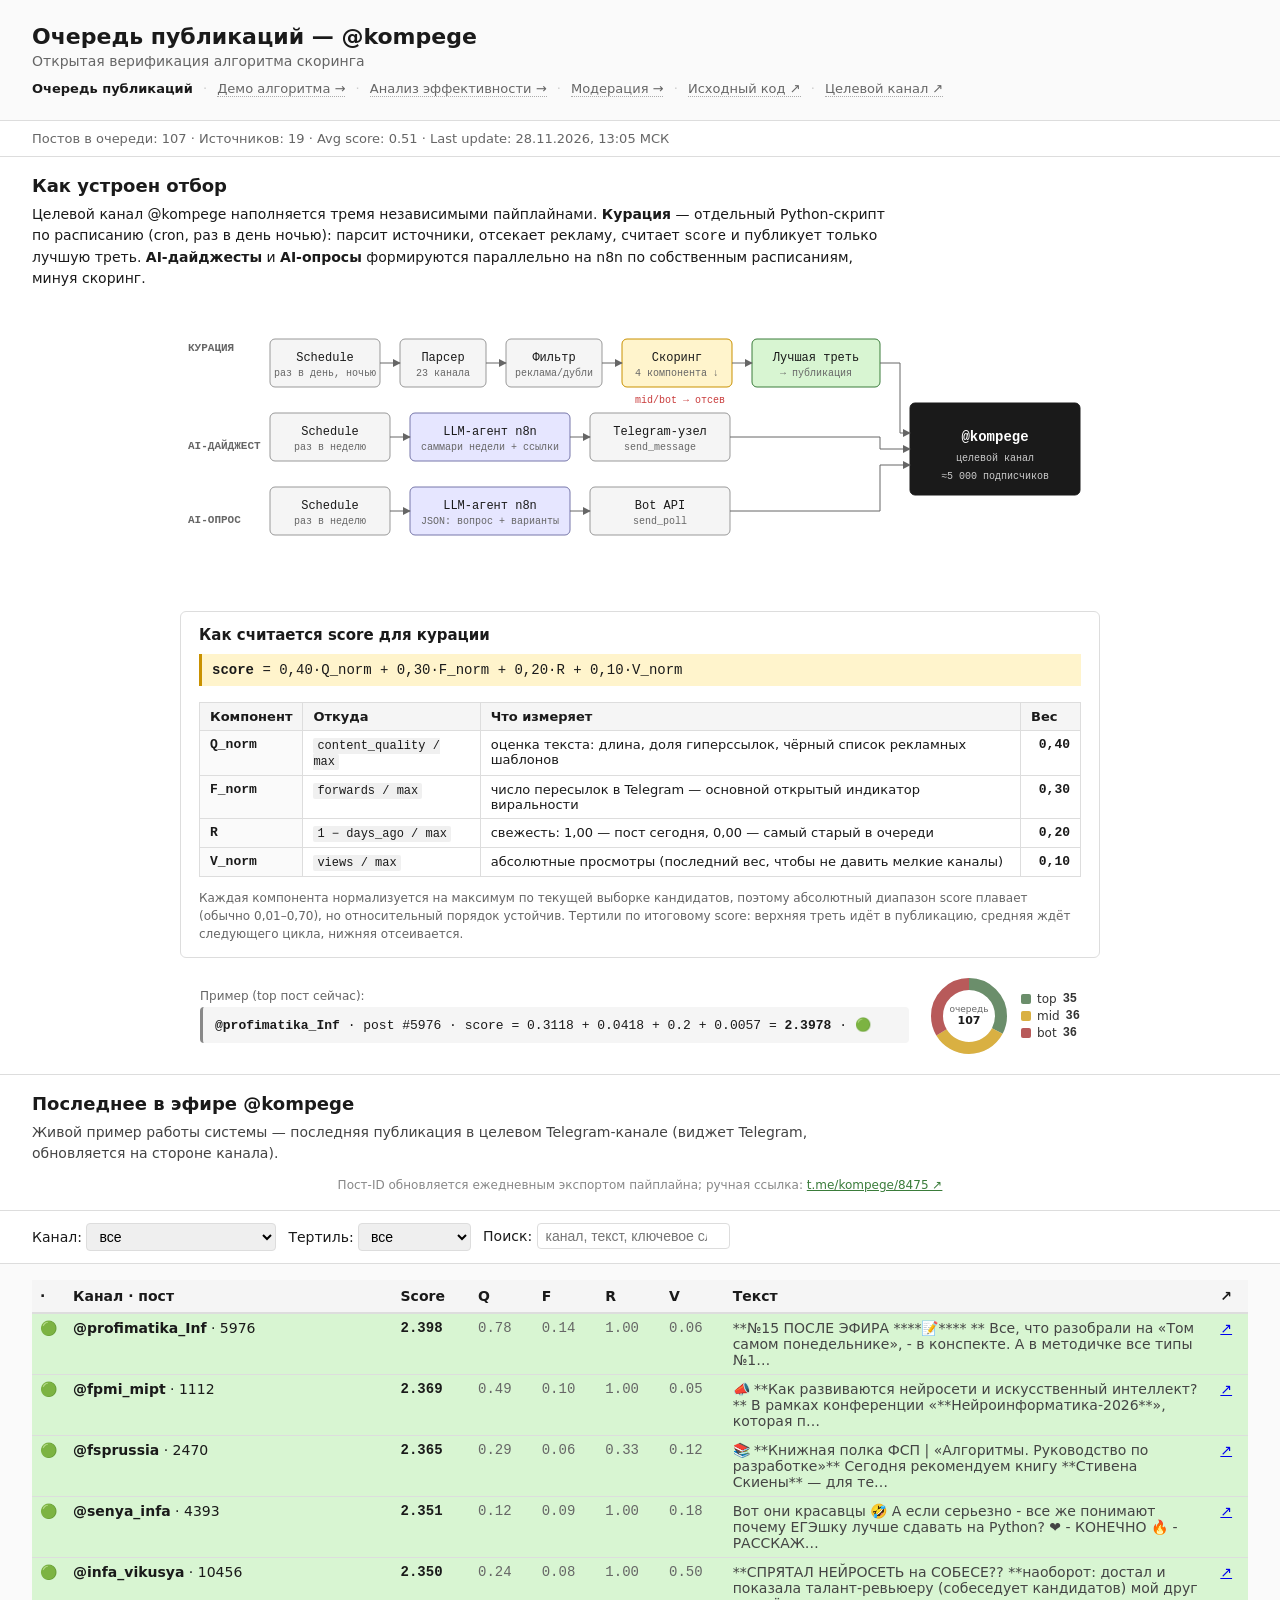
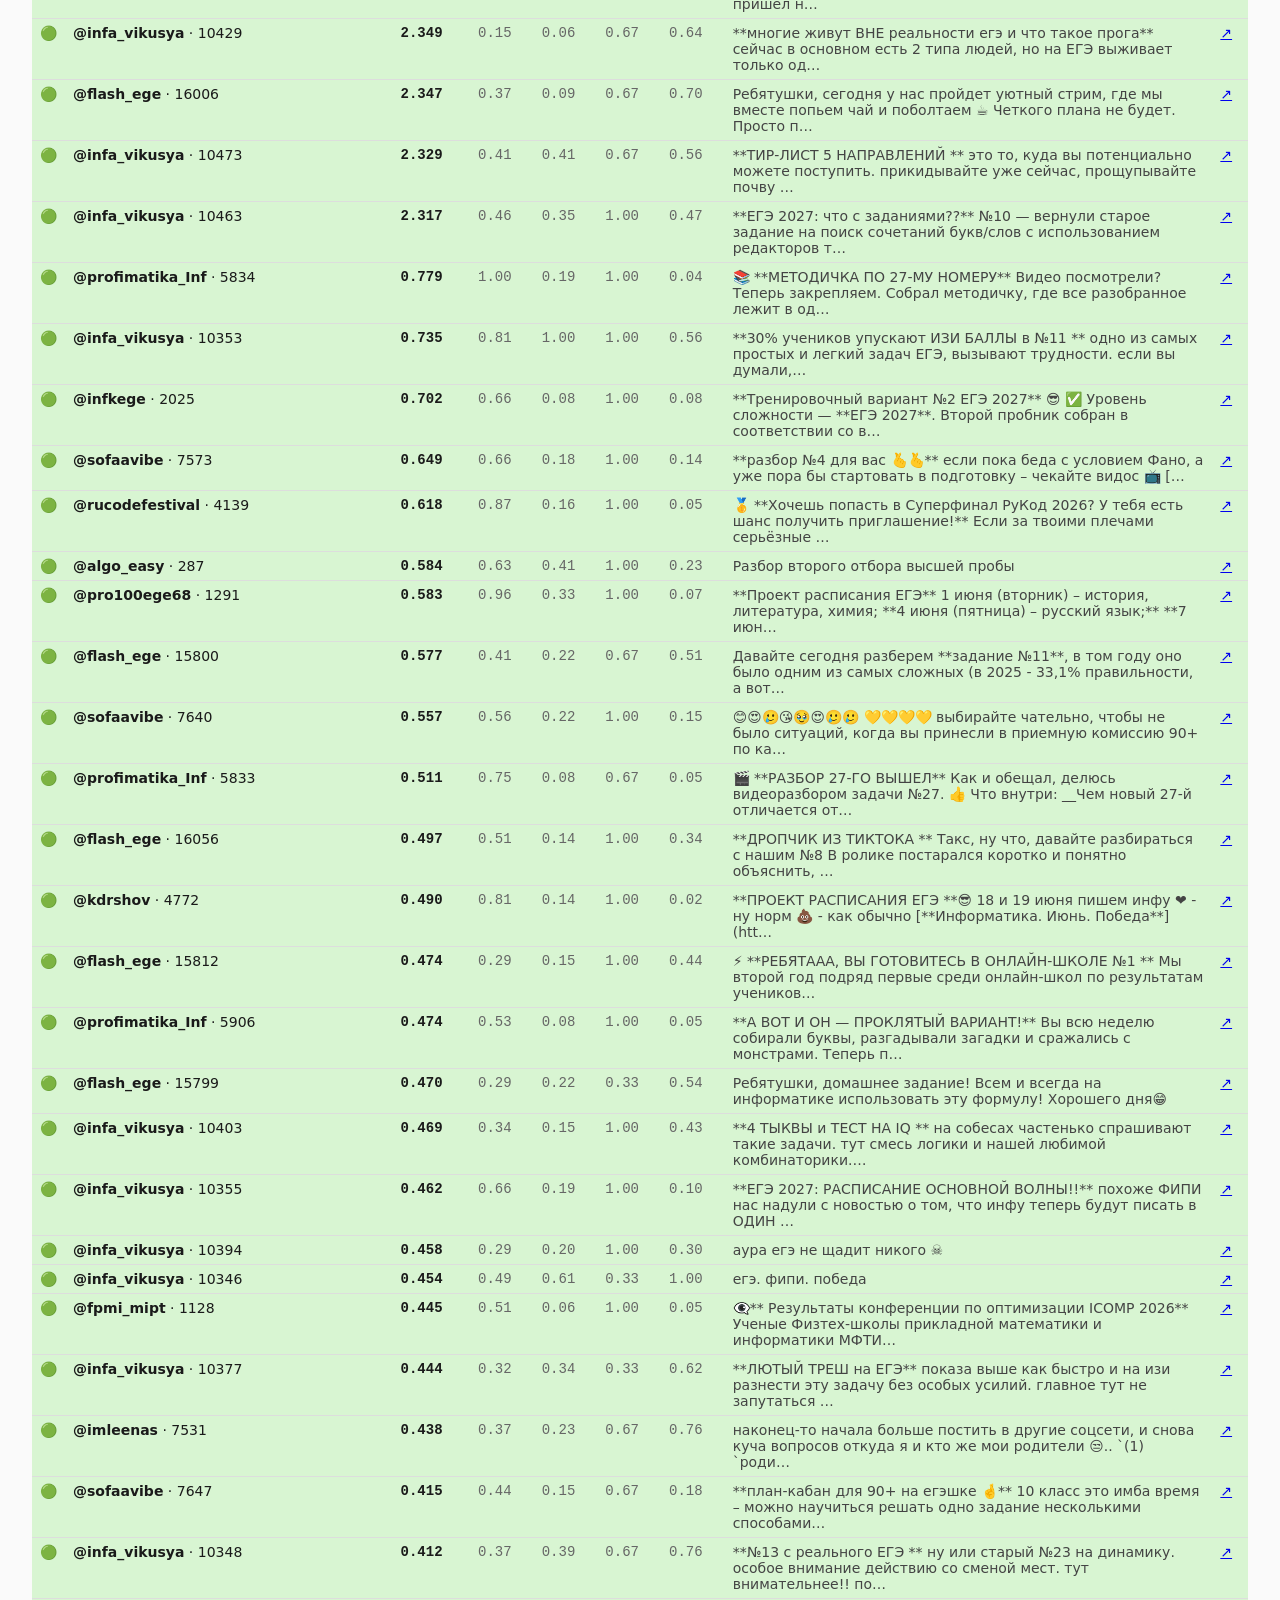
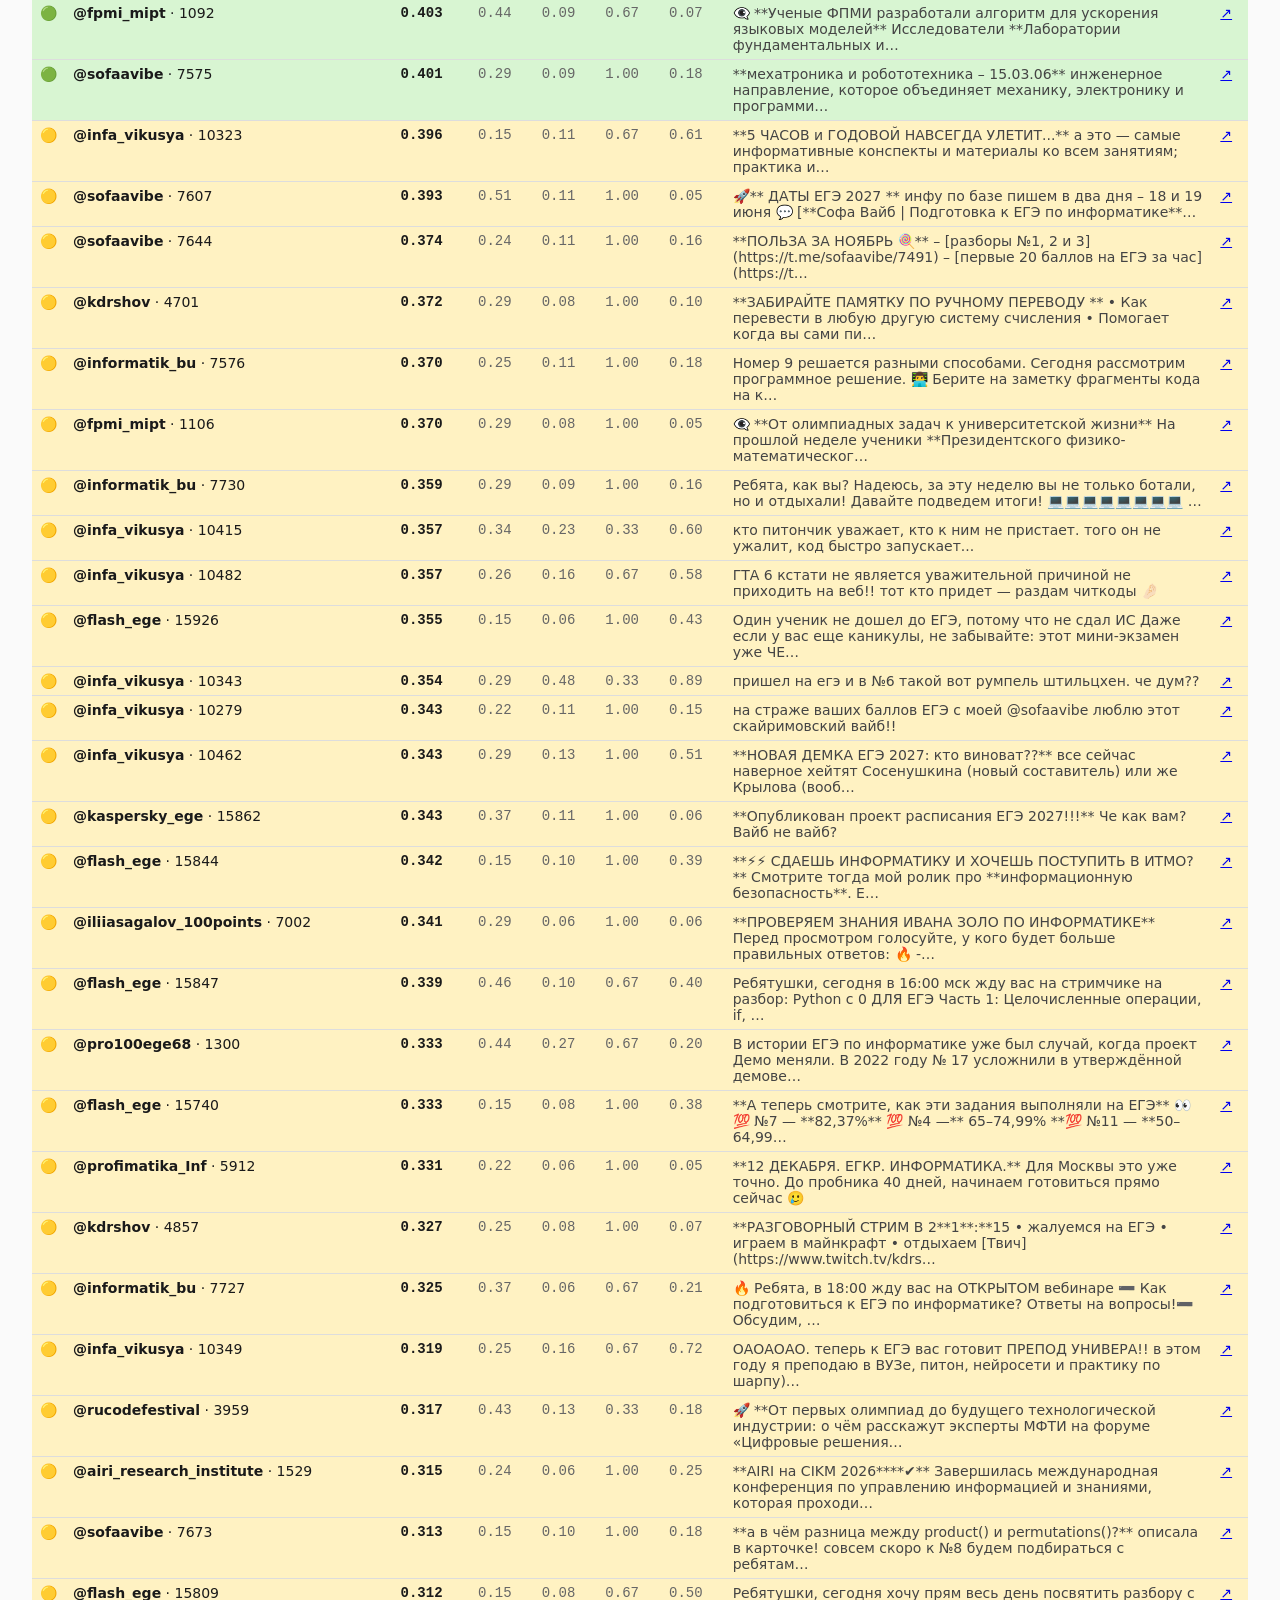
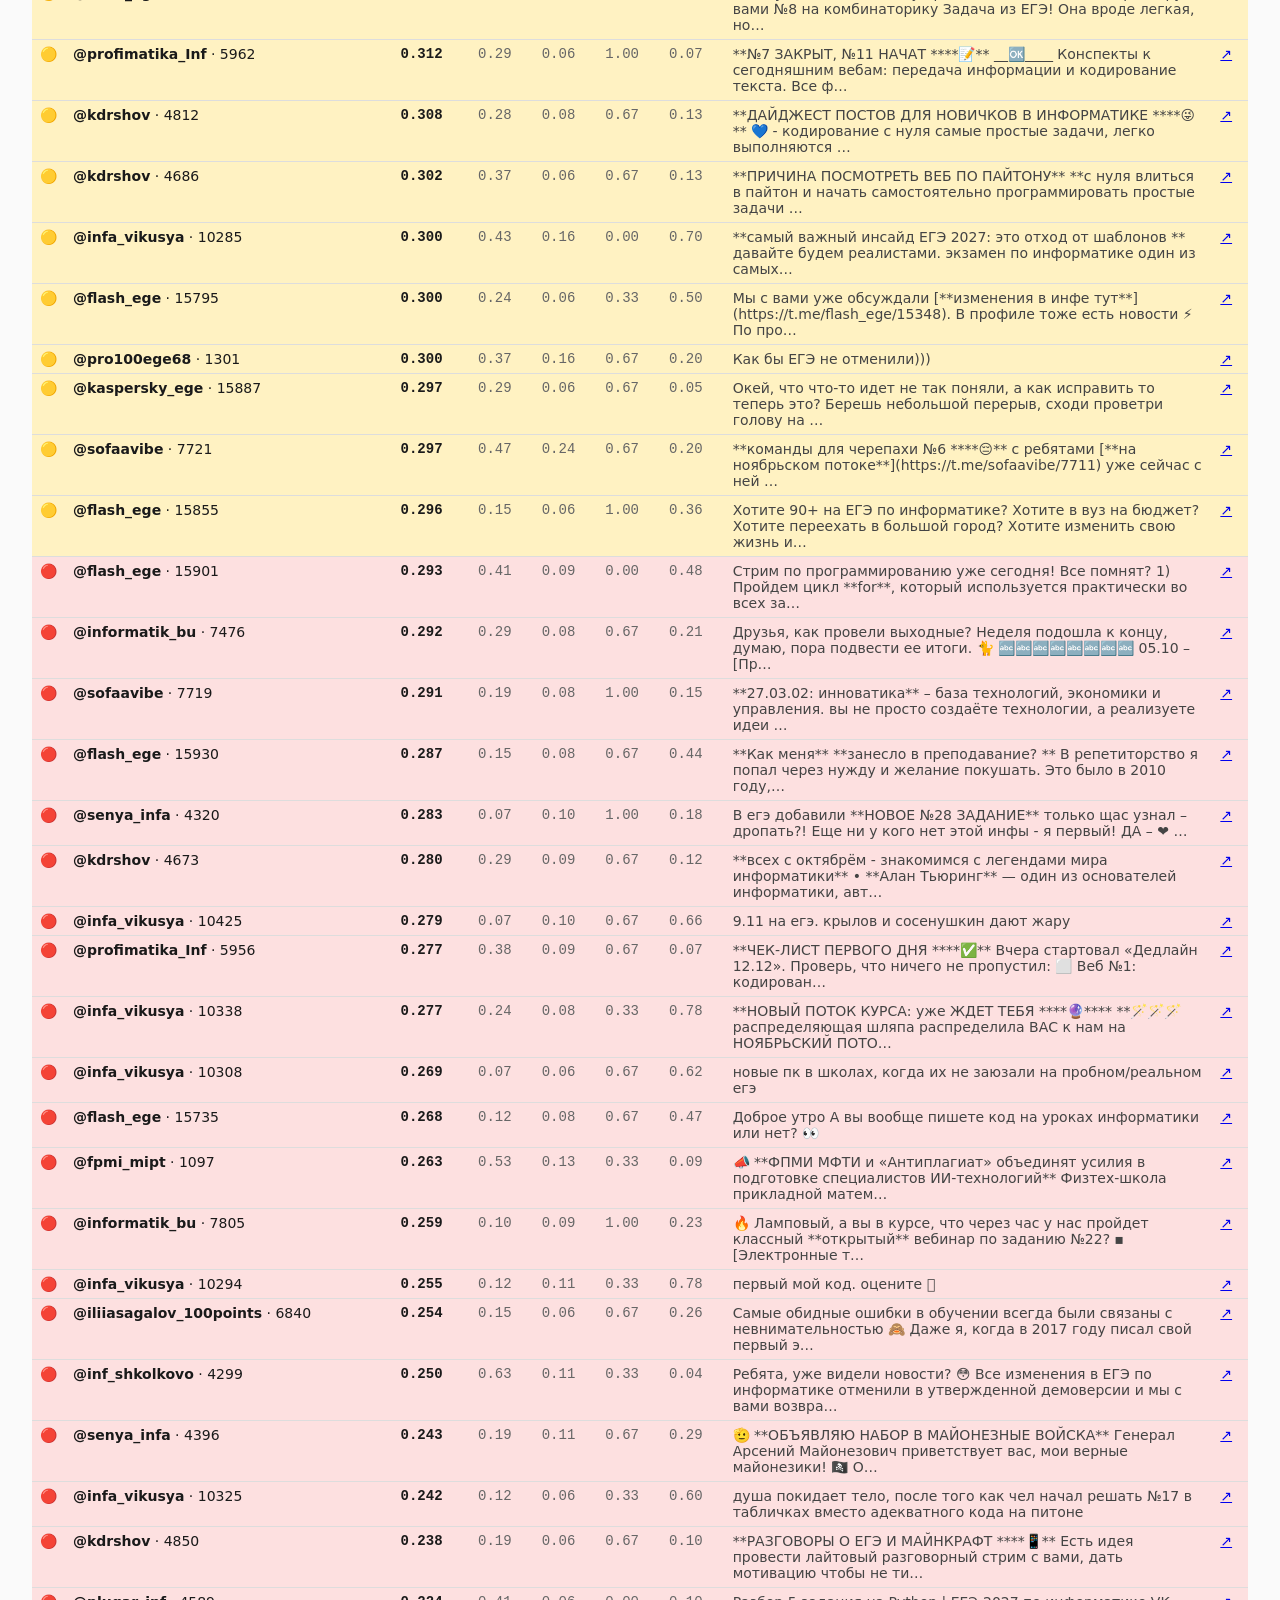
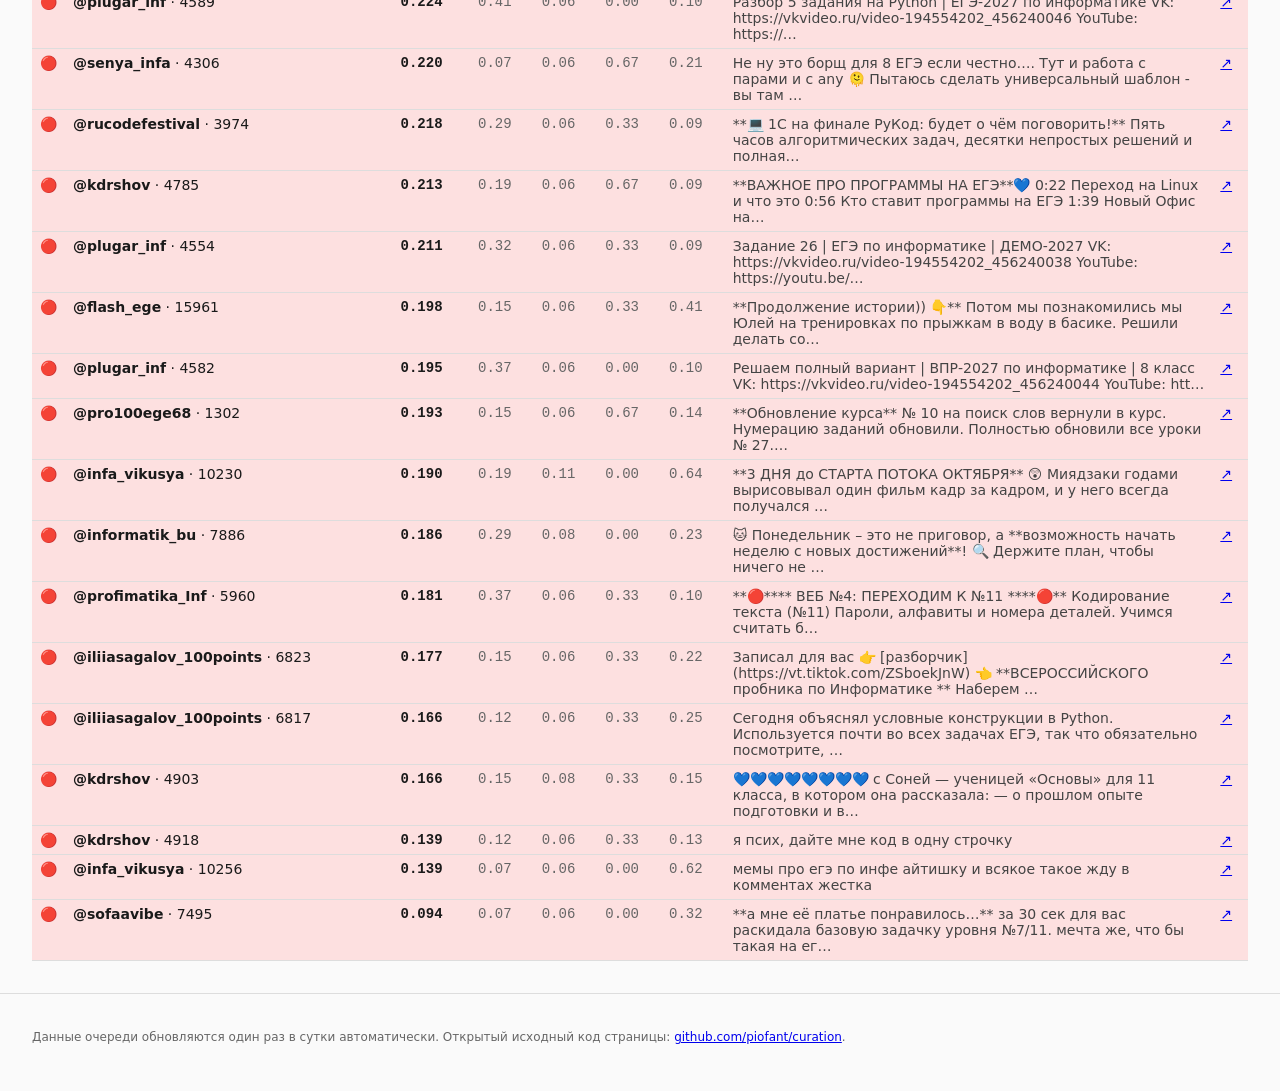
<file: index.html>
<!doctype html>
<html lang="ru">
<head>
  <meta charset="utf-8">
  <meta name="viewport" content="width=device-width,initial-scale=1">
  <title>Очередь публикаций @kompege — верификация алгоритма (ВКР, ИТМО)</title>
  <link rel="stylesheet" href="./style.css">
</head>
<body>
  <header class="page-header">
    <h1>Очередь публикаций — @kompege</h1>
    <p class="subtitle">Открытая верификация алгоритма скоринга</p>
    <nav class="topnav">
      <strong>Очередь публикаций</strong>
      <span class="sep">·</span>
      <a href="./demo/">Демо алгоритма →</a>
      <span class="sep">·</span>
      <a href="./performance/">Анализ эффективности →</a>
      <span class="sep">·</span>
      <a href="./moderation/">Модерация →</a>
      <span class="sep">·</span>
      <a href="https://github.com/piofant/curation" target="_blank" rel="noopener">Исходный код ↗</a>
      <span class="sep">·</span>
      <a href="https://t.me/kompege" target="_blank" rel="noopener">Целевой канал ↗</a>
    </nav>
  </header>

  <section id="stats" class="sticky-stats" aria-live="polite">
    <span id="stats-text">Загрузка данных…</span>
  </section>

  <section id="algorithm" class="algorithm-section">
    <h2>Как устроен отбор</h2>
    <p class="algo-intro">Целевой канал @kompege наполняется тремя независимыми пайплайнами. <strong>Курация</strong> — отдельный Python-скрипт по расписанию (cron, раз в день ночью): парсит источники, отсекает рекламу, считает <code>score</code> и публикует только лучшую треть. <strong>AI-дайджесты</strong> и <strong>AI-опросы</strong> формируются параллельно на n8n по собственным расписаниям, минуя скоринг.</p>

    <svg class="pipeline-svg" viewBox="0 0 920 290" xmlns="http://www.w3.org/2000/svg" aria-label="Три пайплайна @kompege">
      <defs>
        <marker id="arr" viewBox="0 0 10 10" refX="9" refY="5" markerWidth="8" markerHeight="8" orient="auto-start-reverse">
          <path d="M0,0 L10,5 L0,10 z" fill="#666"/>
        </marker>
      </defs>
      <g font-family="ui-monospace, monospace" font-size="12" fill="#1a1a1a">

        <!-- Row labels -->
        <text x="8" y="48" font-size="11" fill="#666" font-weight="600">КУРАЦИЯ</text>
        <text x="8" y="146" font-size="11" fill="#666" font-weight="600">AI-ДАЙДЖЕСТ</text>
        <text x="8" y="220" font-size="11" fill="#666" font-weight="600">AI-ОПРОС</text>

        <!-- Curation row (y center 60) -->
        <rect x="90" y="36" width="110" height="48" rx="5" fill="#f5f5f5" stroke="#999"/>
        <text x="145" y="58" text-anchor="middle">Schedule</text>
        <text x="145" y="73" text-anchor="middle" font-size="10" fill="#666">раз в день, ночью</text>

        <rect x="220" y="36" width="86" height="48" rx="5" fill="#f5f5f5" stroke="#999"/>
        <text x="263" y="58" text-anchor="middle">Парсер</text>
        <text x="263" y="73" text-anchor="middle" font-size="10" fill="#666">23 канала</text>

        <rect x="326" y="36" width="96" height="48" rx="5" fill="#f5f5f5" stroke="#999"/>
        <text x="374" y="58" text-anchor="middle">Фильтр</text>
        <text x="374" y="73" text-anchor="middle" font-size="10" fill="#666">реклама/дубли</text>

        <rect x="442" y="36" width="110" height="48" rx="5" fill="#fff4cc" stroke="#c99100"/>
        <text x="497" y="58" text-anchor="middle">Скоринг</text>
        <text x="497" y="73" text-anchor="middle" font-size="10" fill="#666">4 компонента ↓</text>

        <rect x="572" y="36" width="128" height="48" rx="5" fill="#d8f5d2" stroke="#3a7c3a"/>
        <text x="636" y="58" text-anchor="middle">Лучшая треть</text>
        <text x="636" y="73" text-anchor="middle" font-size="10" fill="#666">→ публикация</text>

        <line x1="200" y1="60" x2="220" y2="60" stroke="#666" marker-end="url(#arr)"/>
        <line x1="306" y1="60" x2="326" y2="60" stroke="#666" marker-end="url(#arr)"/>
        <line x1="422" y1="60" x2="442" y2="60" stroke="#666" marker-end="url(#arr)"/>
        <line x1="552" y1="60" x2="572" y2="60" stroke="#666" marker-end="url(#arr)"/>

        <!-- AI-Digest row (y center 134) -->
        <rect x="90" y="110" width="120" height="48" rx="5" fill="#f5f5f5" stroke="#999"/>
        <text x="150" y="132" text-anchor="middle">Schedule</text>
        <text x="150" y="147" text-anchor="middle" font-size="10" fill="#666">раз в неделю</text>

        <rect x="230" y="110" width="160" height="48" rx="5" fill="#e6e6ff" stroke="#7777aa"/>
        <text x="310" y="132" text-anchor="middle">LLM-агент n8n</text>
        <text x="310" y="147" text-anchor="middle" font-size="10" fill="#666">саммари недели + ссылки</text>

        <rect x="410" y="110" width="140" height="48" rx="5" fill="#f5f5f5" stroke="#999"/>
        <text x="480" y="132" text-anchor="middle">Telegram-узел</text>
        <text x="480" y="147" text-anchor="middle" font-size="10" fill="#666">send_message</text>

        <line x1="210" y1="134" x2="230" y2="134" stroke="#666" marker-end="url(#arr)"/>
        <line x1="390" y1="134" x2="410" y2="134" stroke="#666" marker-end="url(#arr)"/>

        <!-- AI-Poll row (y center 208) -->
        <rect x="90" y="184" width="120" height="48" rx="5" fill="#f5f5f5" stroke="#999"/>
        <text x="150" y="206" text-anchor="middle">Schedule</text>
        <text x="150" y="221" text-anchor="middle" font-size="10" fill="#666">раз в неделю</text>

        <rect x="230" y="184" width="160" height="48" rx="5" fill="#e6e6ff" stroke="#7777aa"/>
        <text x="310" y="206" text-anchor="middle">LLM-агент n8n</text>
        <text x="310" y="221" text-anchor="middle" font-size="10" fill="#666">JSON: вопрос + варианты</text>

        <rect x="410" y="184" width="140" height="48" rx="5" fill="#f5f5f5" stroke="#999"/>
        <text x="480" y="206" text-anchor="middle">Bot API</text>
        <text x="480" y="221" text-anchor="middle" font-size="10" fill="#666">send_poll</text>

        <line x1="210" y1="208" x2="230" y2="208" stroke="#666" marker-end="url(#arr)"/>
        <line x1="390" y1="208" x2="410" y2="208" stroke="#666" marker-end="url(#arr)"/>

        <!-- Merge target -->
        <rect x="730" y="100" width="170" height="92" rx="5" fill="#1a1a1a" stroke="#1a1a1a"/>
        <text x="815" y="138" text-anchor="middle" fill="#fff" font-size="14" font-weight="600">@kompege</text>
        <text x="815" y="158" text-anchor="middle" fill="#ccc" font-size="10">целевой канал</text>
        <text x="815" y="176" text-anchor="middle" fill="#ccc" font-size="10">≈5 000 подписчиков</text>

        <!-- Merge lines: each pipeline → @kompege -->
        <path d="M 700 60 L 720 60 L 720 130 L 730 130" fill="none" stroke="#666" marker-end="url(#arr)"/>
        <path d="M 550 134 L 700 134 L 700 146 L 730 146" fill="none" stroke="#666" marker-end="url(#arr)"/>
        <path d="M 550 208 L 700 208 L 700 162 L 730 162" fill="none" stroke="#666" marker-end="url(#arr)"/>

        <!-- Tertile branch labels under curation -->
        <text x="500" y="100" text-anchor="middle" font-size="10" fill="#c93c3c">mid/bot → отсев</text>
      </g>
    </svg>

    <div class="formula-block">
      <h3>Как считается score для курации</h3>
      <p class="formula-line"><code><strong>score</strong> = 0,40·Q_norm + 0,30·F_norm + 0,20·R + 0,10·V_norm</code></p>
      <table class="formula-table">
        <thead>
          <tr><th>Компонент</th><th>Откуда</th><th>Что измеряет</th><th>Вес</th></tr>
        </thead>
        <tbody>
          <tr>
            <th>Q_norm</th>
            <td><code>content_quality / max</code></td>
            <td>оценка текста: длина, доля гиперссылок, чёрный список рекламных шаблонов</td>
            <td class="weight">0,40</td>
          </tr>
          <tr>
            <th>F_norm</th>
            <td><code>forwards / max</code></td>
            <td>число пересылок в Telegram — основной открытый индикатор виральности</td>
            <td class="weight">0,30</td>
          </tr>
          <tr>
            <th>R</th>
            <td><code>1 − days_ago / max</code></td>
            <td>свежесть: 1,00 — пост сегодня, 0,00 — самый старый в очереди</td>
            <td class="weight">0,20</td>
          </tr>
          <tr>
            <th>V_norm</th>
            <td><code>views / max</code></td>
            <td>абсолютные просмотры (последний вес, чтобы не давить мелкие каналы)</td>
            <td class="weight">0,10</td>
          </tr>
        </tbody>
      </table>
      <p class="formula-note">Каждая компонента нормализуется на максимум по текущей выборке кандидатов, поэтому абсолютный диапазон score плавает (обычно 0,01–0,70), но относительный порядок устойчив. Тертили по итоговому score: верхняя треть идёт в публикацию, средняя ждёт следующего цикла, нижняя отсеивается.</p>
    </div>

    <div class="algo-foot">
      <div id="algo-example"></div>
      <div id="tertile-donut" class="donut-wrap" aria-label="Распределение тертилей в очереди">
        <svg viewBox="0 0 80 80" width="80" height="80" class="donut">
          <circle cx="40" cy="40" r="32" fill="none" stroke="#eee" stroke-width="12"/>
          <circle cx="40" cy="40" r="32" fill="none" stroke="#6b8e6b" stroke-width="12" class="seg-top" stroke-dasharray="0 201" transform="rotate(-90 40 40)"/>
          <circle cx="40" cy="40" r="32" fill="none" stroke="#d9b042" stroke-width="12" class="seg-mid" stroke-dasharray="0 201" transform="rotate(-90 40 40)"/>
          <circle cx="40" cy="40" r="32" fill="none" stroke="#b85a5a" stroke-width="12" class="seg-bot" stroke-dasharray="0 201" transform="rotate(-90 40 40)"/>
          <text x="40" y="36" text-anchor="middle" font-size="9" fill="#666">очередь</text>
          <text x="40" y="48" text-anchor="middle" font-size="11" fill="#1a1a1a" font-weight="600" id="donut-total">·</text>
        </svg>
        <div class="donut-legend">
          <span class="lg lg-top"><i></i>top <b id="donut-top">·</b></span>
          <span class="lg lg-mid"><i></i>mid <b id="donut-mid">·</b></span>
          <span class="lg lg-bot"><i></i>bot <b id="donut-bot">·</b></span>
        </div>
      </div>
    </div>
  </section>

  <section id="live-post" class="live-post">
    <h2>Последнее в эфире @kompege</h2>
    <p class="algo-intro">Живой пример работы системы — последняя публикация в целевом Telegram-канале (виджет Telegram, обновляется на стороне канала).</p>
    <div class="tg-embed-wrap">
      <script async src="https://telegram.org/js/telegram-widget.js?22"
              data-telegram-post="kompege/8475" data-width="100%" data-color="3a7c3a"></script>
    </div>
    <p class="tg-embed-note">Пост-ID обновляется ежедневным экспортом пайплайна; ручная ссылка: <a href="https://t.me/kompege/8475" target="_blank" rel="noopener">t.me/kompege/8475 ↗</a></p>
  </section>

  <section id="filters" class="filters">
    <label>Канал: <select id="filter-channel"><option value="">все</option></select></label>
    <label>Тертиль:
      <select id="filter-tertile">
        <option value="">все</option>
        <option value="top">🟢 верхняя</option>
        <option value="mid">🟡 средняя</option>
        <option value="bot">🔴 нижняя</option>
      </select>
    </label>
    <label>Поиск: <input id="filter-search" type="search" placeholder="канал, текст, ключевое слово"></label>
  </section>

  <main>
    <table id="queue-table" aria-label="Очередь публикаций">
      <thead>
        <tr>
          <th data-sort="tertile" title="Тертиль">·</th>
          <th data-sort="channel">Канал · пост</th>
          <th data-sort="score">Score</th>
          <th data-sort="Q">Q</th>
          <th data-sort="F">F</th>
          <th data-sort="R">R</th>
          <th data-sort="V">V</th>
          <th>Текст</th>
          <th>↗</th>
        </tr>
      </thead>
      <tbody id="queue-body"></tbody>
    </table>
  </main>

  <footer class="page-footer">
    <p>Данные очереди обновляются один раз в сутки автоматически.
    Открытый исходный код страницы: <a href="https://github.com/piofant/curation">github.com/piofant/curation</a>.</p>
  </footer>

  <script src="./app.js"></script>
</body>
</html>
</file>
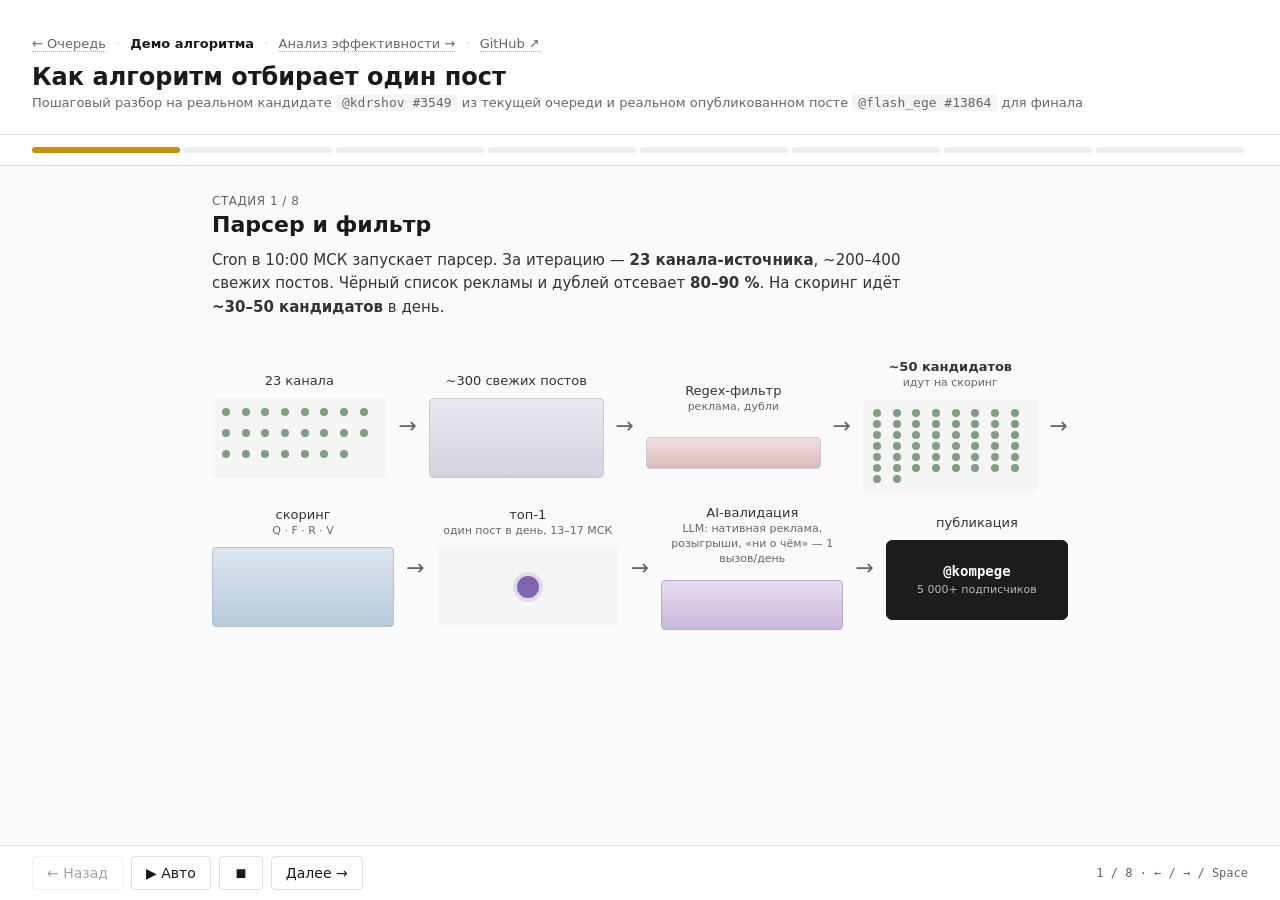
<file: demo/index.html>
<!doctype html>
<html lang="ru">
<head>
  <meta charset="utf-8">
  <meta name="viewport" content="width=device-width,initial-scale=1">
  <title>Демо алгоритма курации — @kompege</title>
  <link rel="stylesheet" href="../style.css">
  <link rel="stylesheet" href="./style.css">
</head>
<body class="demo-body">

  <header class="page-header">
    <nav class="topnav">
      <a href="../">← Очередь</a>
      <span class="sep">·</span>
      <strong>Демо алгоритма</strong>
      <span class="sep">·</span>
      <a href="../performance/">Анализ эффективности →</a>
      <span class="sep">·</span>
      <a href="https://github.com/piofant/curation" target="_blank" rel="noopener">GitHub ↗</a>
    </nav>
    <h1>Как алгоритм отбирает один пост</h1>
    <p class="subtitle">Пошаговый разбор на реальном кандидате <code>@kdrshov #3549</code> из текущей очереди и реальном опубликованном посте <code>@flash_ege #13864</code> для финала</p>
  </header>

  <div class="progress" role="progressbar" aria-valuenow="1" aria-valuemin="1" aria-valuemax="8" aria-label="Прогресс демо">
    <div class="progress-seg" data-seg="1"></div>
    <div class="progress-seg" data-seg="2"></div>
    <div class="progress-seg" data-seg="3"></div>
    <div class="progress-seg" data-seg="4"></div>
    <div class="progress-seg" data-seg="5"></div>
    <div class="progress-seg" data-seg="6"></div>
    <div class="progress-seg" data-seg="7"></div>
    <div class="progress-seg" data-seg="8"></div>
    <div class="progress-fill" id="progress-fill"></div>
  </div>

  <main class="demo-main" aria-live="polite">

    <!-- Stage 1 — Парсер и фильтр -->
    <section class="stage" data-stage="1">
      <div class="stage-num">Стадия 1 / 8</div>
      <h2>Парсер и фильтр</h2>
      <p class="stage-lead">Cron в 10:00 МСК запускает парсер. За итерацию — <b>23 канала-источника</b>, ~200–400 свежих постов. Чёрный список рекламы и дублей отсевает <b>80–90 %</b>. На скоринг идёт <b>~30–50 кандидатов</b> в день.</p>

      <div class="funnel">
        <div class="funnel-step">
          <div class="funnel-label">23 канала</div>
          <div class="dots-grid" id="dots-channels"></div>
        </div>
        <div class="funnel-arrow">→</div>
        <div class="funnel-step">
          <div class="funnel-label">~300 свежих постов</div>
          <div class="bar bar-wide"></div>
        </div>
        <div class="funnel-arrow">→</div>
        <div class="funnel-step">
          <div class="funnel-label">Regex-фильтр<br><small>реклама, дубли</small></div>
          <div class="bar bar-narrow"></div>
        </div>
        <div class="funnel-arrow">→</div>
        <div class="funnel-step">
          <div class="funnel-label"><b>~50 кандидатов</b><br><small>идут на скоринг</small></div>
          <div class="dots-grid" id="dots-candidates"></div>
        </div>
        <div class="funnel-arrow">→</div>
        <div class="funnel-step">
          <div class="funnel-label">скоринг<br><small>Q · F · R · V</small></div>
          <div class="bar bar-score"></div>
        </div>
        <div class="funnel-arrow">→</div>
        <div class="funnel-step">
          <div class="funnel-label">топ-1<br><small>один пост в день, 13–17 МСК</small></div>
          <div class="dots-grid dots-grid-one" id="dots-top1"></div>
        </div>
        <div class="funnel-arrow">→</div>
        <div class="funnel-step">
          <div class="funnel-label">AI-валидация<br><small>LLM: нативная реклама, розыгрыши, «ни о чём» — 1 вызов/день</small></div>
          <div class="bar bar-ai"></div>
        </div>
        <div class="funnel-arrow">→</div>
        <div class="funnel-step">
          <div class="funnel-label">публикация</div>
          <div class="kompege-card">
            <div class="kc-handle">@kompege</div>
            <div class="kc-sub">5 000+ подписчиков</div>
          </div>
        </div>
      </div>
    </section>

    <!-- Stage 2 — Кандидат -->
    <section class="stage" data-stage="2">
      <div class="stage-num">Стадия 2 / 8</div>
      <h2>Кандидат: <code>@kdrshov #3549</code></h2>
      <p class="stage-lead">Один из ~50 кандидатов дня. Алгоритм видит четыре сырых числа: качество текста, пересылки, дни с публикации, просмотры.</p>

      <div class="candidate-card">
        <table class="candidate-meta">
          <tbody>
            <tr><th>Канал</th><td><code>@kdrshov</code></td></tr>
            <tr><th>ID поста</th><td><code id="meta-postid">3549</code></td></tr>
            <tr><th>Дата</th><td id="meta-date">—</td></tr>
            <tr><th>Ключевое слово</th><td id="meta-keyword">ЕГЭ</td></tr>
            <tr><th colspan="2" class="meta-divider">Сырые числа</th></tr>
            <tr><th>просмотров</th><td><code id="meta-views">1025</code></td></tr>
            <tr><th>пересылок</th><td><code id="meta-forwards">14</code></td></tr>
            <tr><th>дней с публикации</th><td><code id="meta-days">0</code></td></tr>
            <tr><th>качество текста</th><td><code id="meta-quality">0.48</code> <small class="hint-inline">(разбор на следующей стадии)</small></td></tr>
            <tr><th>Ссылка</th><td><a id="meta-link" href="https://t.me/kdrshov/3549" target="_blank" rel="noopener">t.me/kdrshov/3549 ↗</a></td></tr>
          </tbody>
        </table>
        <details class="post-text">
          <summary>Показать полный текст поста</summary>
          <p id="candidate-text">Загрузка…</p>
        </details>
      </div>
    </section>

    <!-- Stage 3 — Q breakdown -->
    <section class="stage" data-stage="3">
      <div class="stage-num">Стадия 3 / 8</div>
      <h2>Из чего складывается оценка качества (Q)</h2>
      <p class="stage-lead">Качество поста Q — сумма четырёх простых признаков. Чем полезнее пост для аудитории, тем выше Q.</p>

      <table class="formula-table demo-table" id="qbreak-table">
        <thead>
          <tr><th>Признак</th><th>Что смотрим</th><th>У этого поста</th><th>Баллы</th></tr>
        </thead>
        <tbody>
          <tr>
            <th>Виральность</th>
            <td>доля пересылок от просмотров</td>
            <td>14 из 1025 = <b>1,4 %</b> — обычный уровень</td>
            <td class="weight">+0,10</td>
          </tr>
          <tr>
            <th>Сколько раз переслали</th>
            <td>абсолютное число пересылок</td>
            <td>14 пересылок — нормально</td>
            <td class="weight">+0,15</td>
          </tr>
          <tr>
            <th>Есть полезная ссылка</th>
            <td>ссылка на VK / YouTube / материалы</td>
            <td>да, ссылка на VK</td>
            <td class="weight">+0,15</td>
          </tr>
          <tr>
            <th>Учебная лексика</th>
            <td>слова темы: Python, задание, ЕГЭ…</td>
            <td>≈ 3 совпадения</td>
            <td class="weight">+0,08</td>
          </tr>
          <tr class="total-row">
            <th colspan="3">Итого качество Q</th>
            <td class="weight"><b>0,48</b></td>
          </tr>
        </tbody>
      </table>

      <p class="stage-foot small">Ещё раньше, на стадии 1, отсеиваются посты без ссылок, явно рекламные (слова «курс», «скидка», «у нас», «огэ») и слишком короткие. Качество Q считается только для тех, кто прошёл этот фильтр.</p>
    </section>

    <!-- Stage 4 — Финальная формула score -->
    <section class="stage" data-stage="4">
      <div class="stage-num">Стадия 4 / 8</div>
      <h2>Финальная формула <code>score</code></h2>
      <p class="stage-lead">Q со стадии 3, плюс ещё три компонента. Каждый нормализуется на максимум по выборке кандидатов и умножается на свой вес.</p>

      <div class="formula-recap">
        <code><b>score</b> = 0,40·Q<sub>norm</sub> + 0,30·F<sub>norm</sub> + 0,20·R + 0,10·V<sub>norm</sub></code>
      </div>

      <table class="formula-table demo-table" id="formula-table">
        <thead>
          <tr><th>Компонент</th><th>Сырая</th><th>Норм.</th><th>× вес</th></tr>
        </thead>
        <tbody id="formula-tbody">
          <!-- filled by JS -->
        </tbody>
      </table>
    </section>

    <!-- Stage 5 — Отбор по score -->
    <section class="stage" data-stage="5">
      <div class="stage-num">Стадия 5 / 8</div>
      <h2>Отбор: лучшая треть по score → в публикацию</h2>
      <p class="stage-lead">Все <span id="t4-total">131</span> кандидатов ранжируются по score. В публикацию идёт верхняя треть — <b id="t4-top">43</b> поста, остальные не проходят. <code>@kdrshov #3549</code> — №1 в списке.</p>

      <div class="tertile-vis" id="tertile-vis" aria-label="Отбор по score"></div>

      <div class="tertile-legend">
        <span><i class="sw sw-top"></i> В публикацию — <b id="lg-top">43</b></span>
        <span><i class="sw sw-bot"></i> Не прошло — <b id="lg-rest">88</b></span>
      </div>
    </section>

    <!-- Stage 6 — Lifecycle опубликованного поста -->
    <section class="stage" data-stage="6">
      <div class="stage-num">Стадия 6 / 8</div>
      <h2>Что получилось через 1 / 3 / 7 дней</h2>
      <p class="stage-lead"><code>@kdrshov #3549</code> ещё в очереди, но через ту же систему уже опубликовано более 200 постов. Возьмём один — <code>@flash_ege #13864</code> от 28.02.2026, тоже в верхней трети по score на момент отбора:</p>

      <div class="lifecycle">
        <div class="lifecycle-row">
          <div class="lifecycle-label">День 1</div>
          <div class="lifecycle-bar"><div class="lifecycle-fill" style="width:18%"></div></div>
          <div class="lifecycle-num">≈ 500 просмотров · ≈ 30 пересылок</div>
        </div>
        <div class="lifecycle-row">
          <div class="lifecycle-label">День 3</div>
          <div class="lifecycle-bar"><div class="lifecycle-fill" style="width:48%"></div></div>
          <div class="lifecycle-num">≈ 1 200 просмотров · ≈ 70 пересылок</div>
        </div>
        <div class="lifecycle-row final">
          <div class="lifecycle-label">День 7</div>
          <div class="lifecycle-bar"><div class="lifecycle-fill" style="width:100%"></div></div>
          <div class="lifecycle-num"><b>2 400 просмотров · 107 пересылок · ERR 44,56 %</b></div>
        </div>
      </div>

      <p class="stage-foot">Виральность копится со временем — система не оценивает мгновенно, а возвращается к посту через 7 дней при ретроспективном аудите. Полная статистика по 368 опубликованным постам — в <a href="../performance/">аналитике эффективности →</a></p>
    </section>

    <!-- Stage 7 — Корректировка весов -->
    <section class="stage" data-stage="7">
      <div class="stage-num">Стадия 7 / 8</div>
      <h2>Корректировка весов</h2>
      <p class="stage-lead">Веса <code>0,40 / 0,30 / 0,20 / 0,10</code> подобраны эмпирически под @kompege. Для других ниш и стратегий ручка крутится по-разному:</p>

      <table class="formula-table demo-table weights-table">
        <thead>
          <tr><th>Когда менять</th><th>Куда крутить</th><th>Почему</th></tr>
        </thead>
        <tbody>
          <tr>
            <td>Канал страдает от рекламного спама</td>
            <td><code class="up">↑ Q</code></td>
            <td>усилить штрафы по чёрному списку и сигналам образовательного словаря</td>
          </tr>
          <tr>
            <td>Виральность главный приоритет</td>
            <td><code class="up">↑ F</code></td>
            <td>для каналов-агрегаторов вроде @kompege это и есть основная функция</td>
          </tr>
          <tr>
            <td>Новостная ниша — быть первым</td>
            <td><code class="up">↑ R</code></td>
            <td>штрафовать всё старше суток сильнее</td>
          </tr>
          <tr>
            <td>Растущий канал за счёт охвата</td>
            <td><code class="up">↑ V</code></td>
            <td>хайповый контент даже с низким качеством иногда даёт первичный приток</td>
          </tr>
        </tbody>
      </table>

      <p class="stage-foot small">Сейчас веса задаются вручную в коде скоринга и применяются после перезапуска. Автоматическая подстройка по обратной связи от метрик после публикации — направление дальнейшей работы (Заключение ВКР).</p>
    </section>

    <!-- Stage 8 — Итог -->
    <section class="stage" data-stage="8">
      <div class="stage-num">Стадия 8 / 8 — итог</div>
      <h2>Что это значит</h2>

      <ul class="recap-list">
        <li><b>1–5 публикаций в день</b> из 200–400 кандидатов — узкое горлышко работает.</li>
        <li>Время редактора снижено с <b>8–10 ч/нед</b> до <b>&lt; 1 ч/нед</b>. Эфир канала пополняется без ручного отбора.</li>
        <li>Все расчёты <b>открыты для верификации</b>: исходники, веса, score каждого поста — на одной странице.</li>
      </ul>

      <div class="cta-row">
        <a href="../" class="cta">← Очередь</a>
        <a href="../performance/" class="cta">Анализ эффективности →</a>
        <a href="https://github.com/piofant/curation" class="cta" target="_blank" rel="noopener">GitHub ↗</a>
      </div>
    </section>

  </main>

  <footer class="demo-footer">
    <div class="demo-controls" role="toolbar" aria-label="Управление демо">
      <button type="button" id="btn-prev" aria-label="Назад"><span aria-hidden="true">←</span> Назад</button>
      <button type="button" id="btn-play" aria-label="Авто-play / пауза"><span id="btn-play-icon" aria-hidden="true">▶</span> <span id="btn-play-label">Авто</span></button>
      <button type="button" id="btn-stop" aria-label="Остановить авто-play"><span aria-hidden="true">⏹</span></button>
      <button type="button" id="btn-next" aria-label="Далее">Далее <span aria-hidden="true">→</span></button>
    </div>
    <div class="demo-hint"><span id="stage-counter">1 / 8</span> · ← / → / Space</div>
  </footer>

  <script src="./app.js"></script>
</body>
</html>
</file>
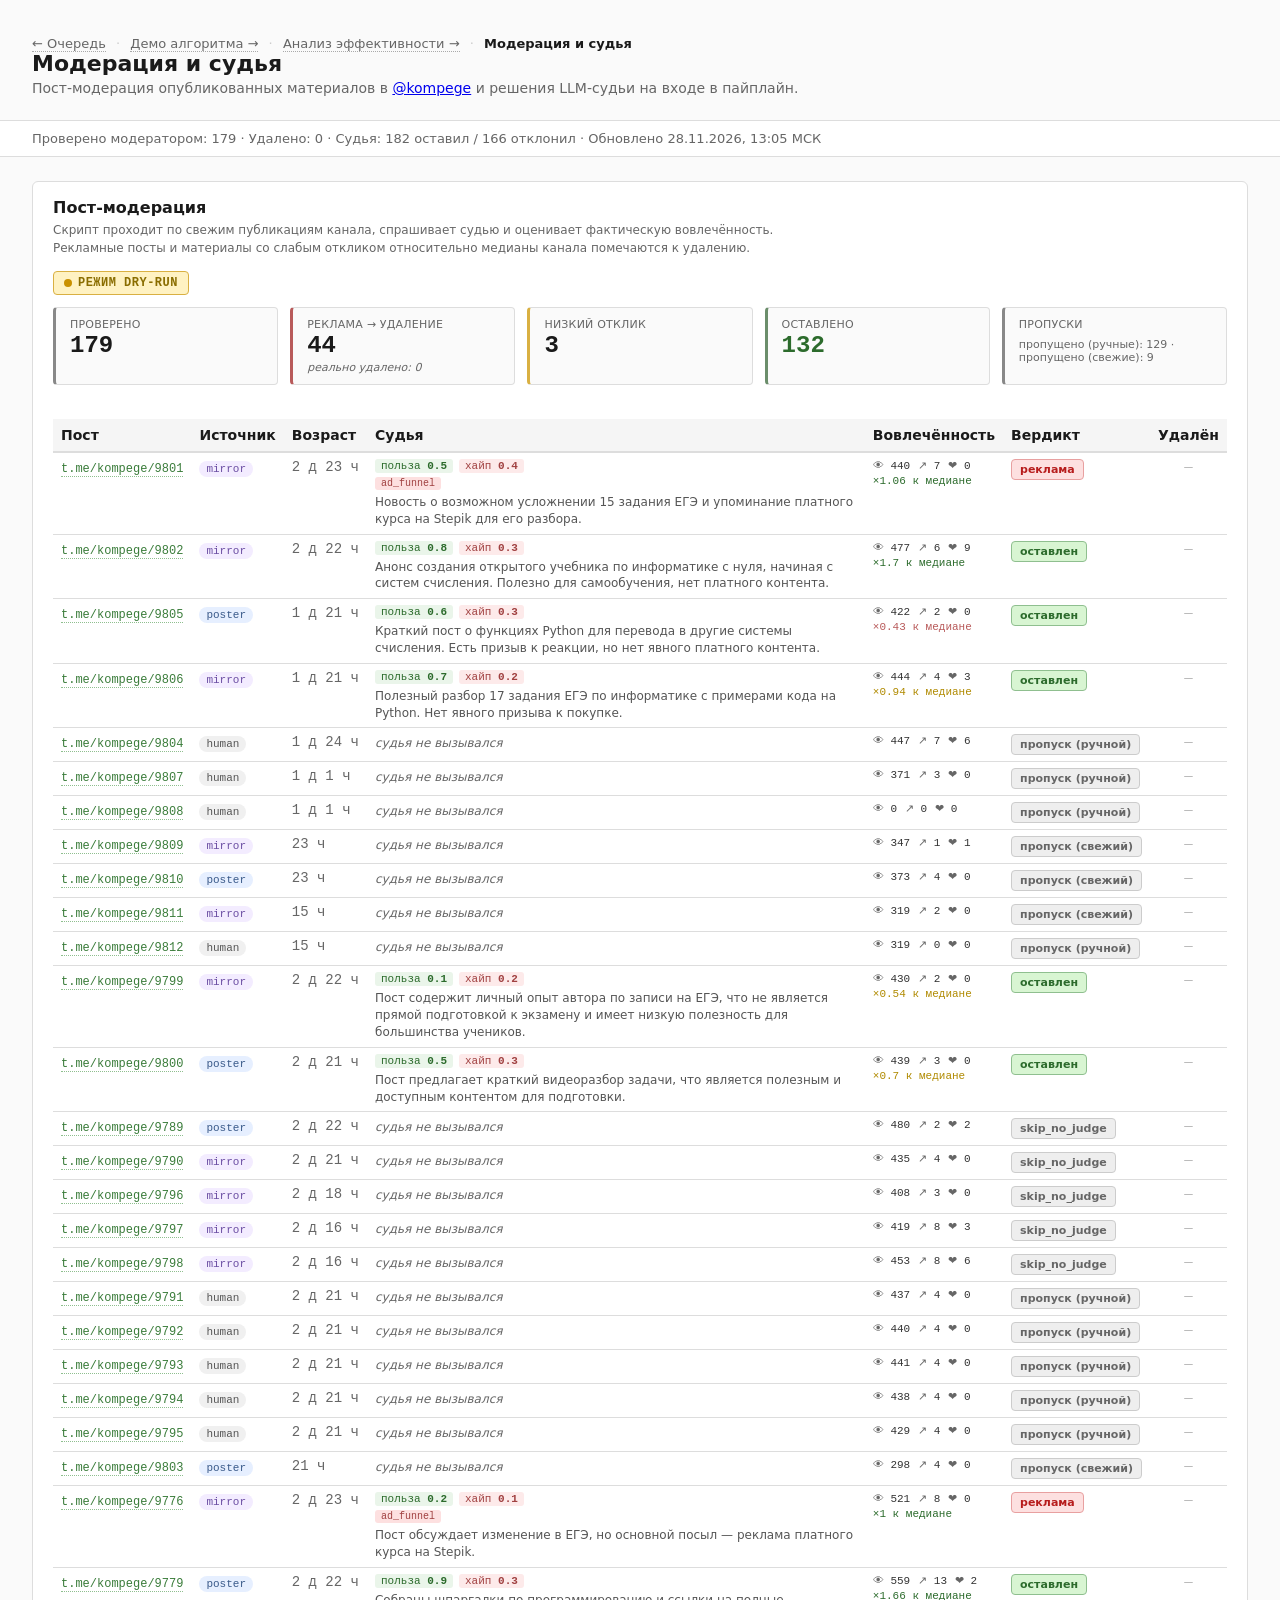
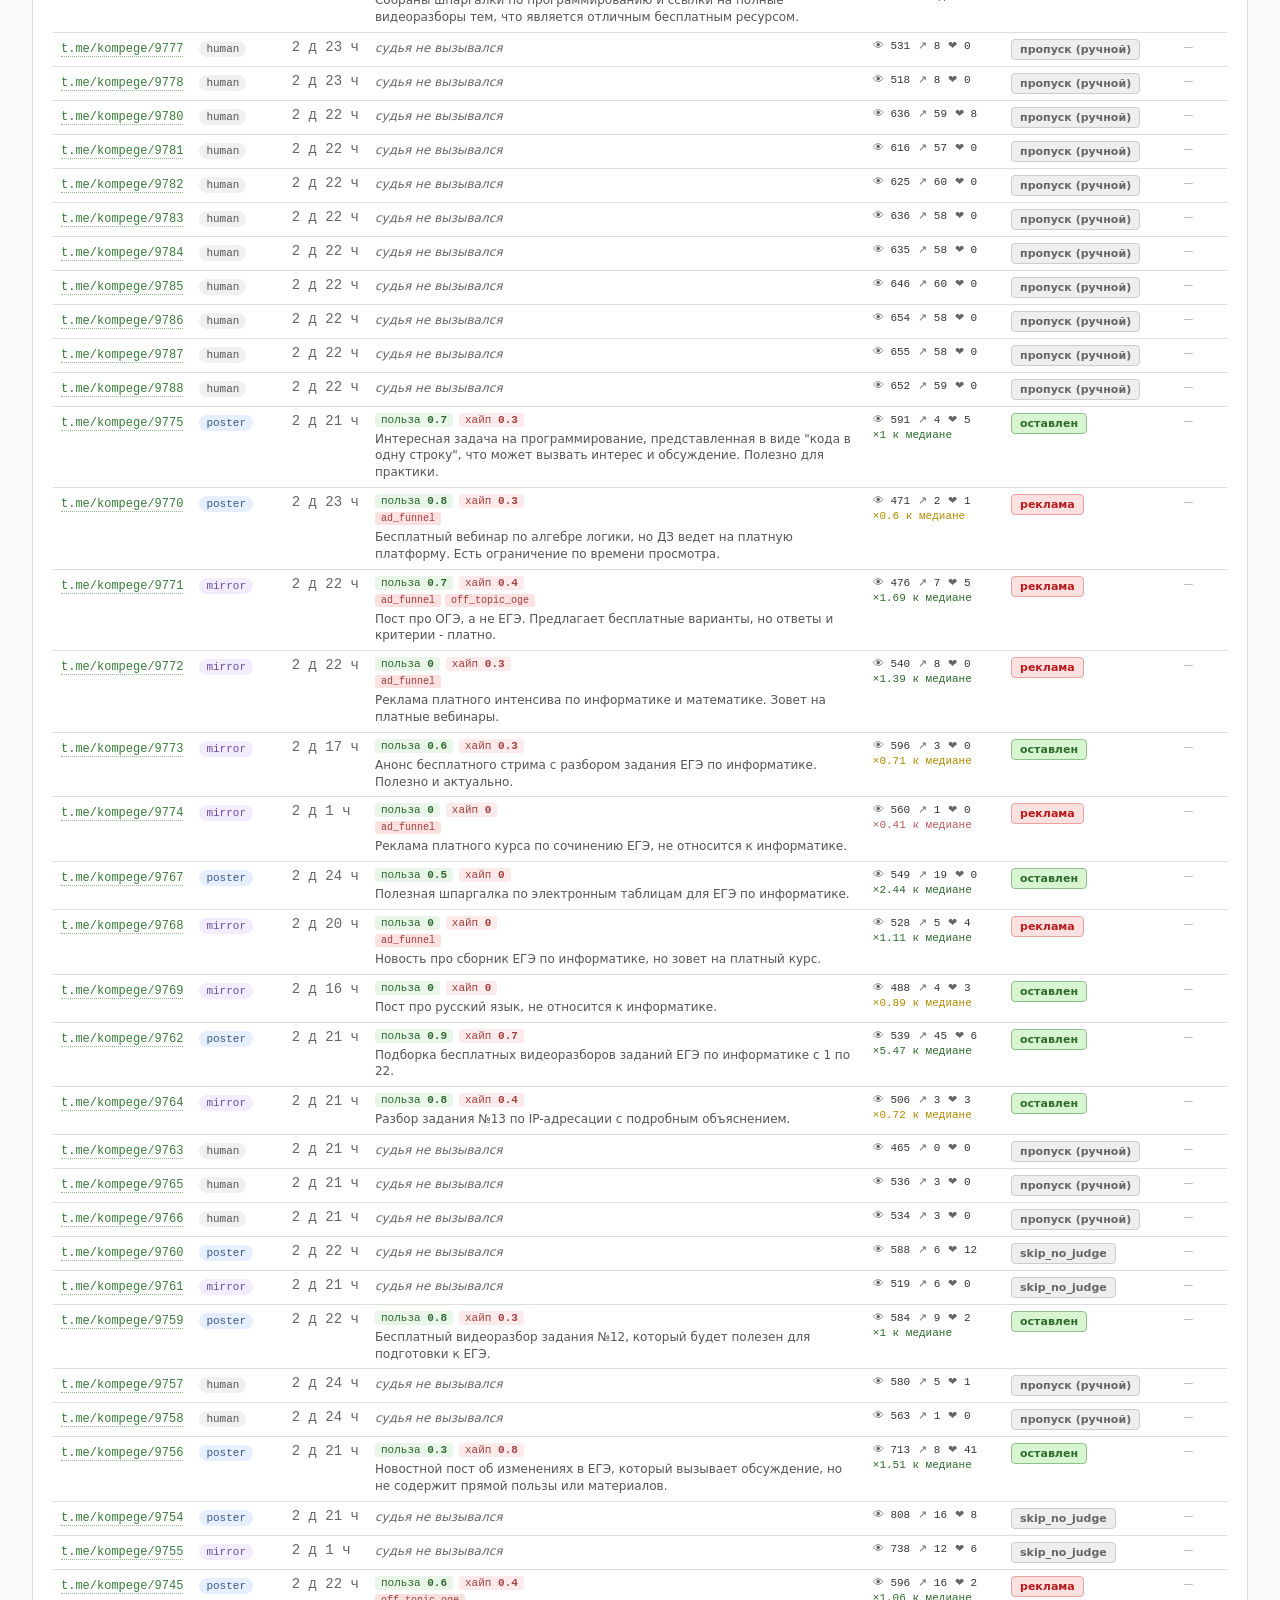
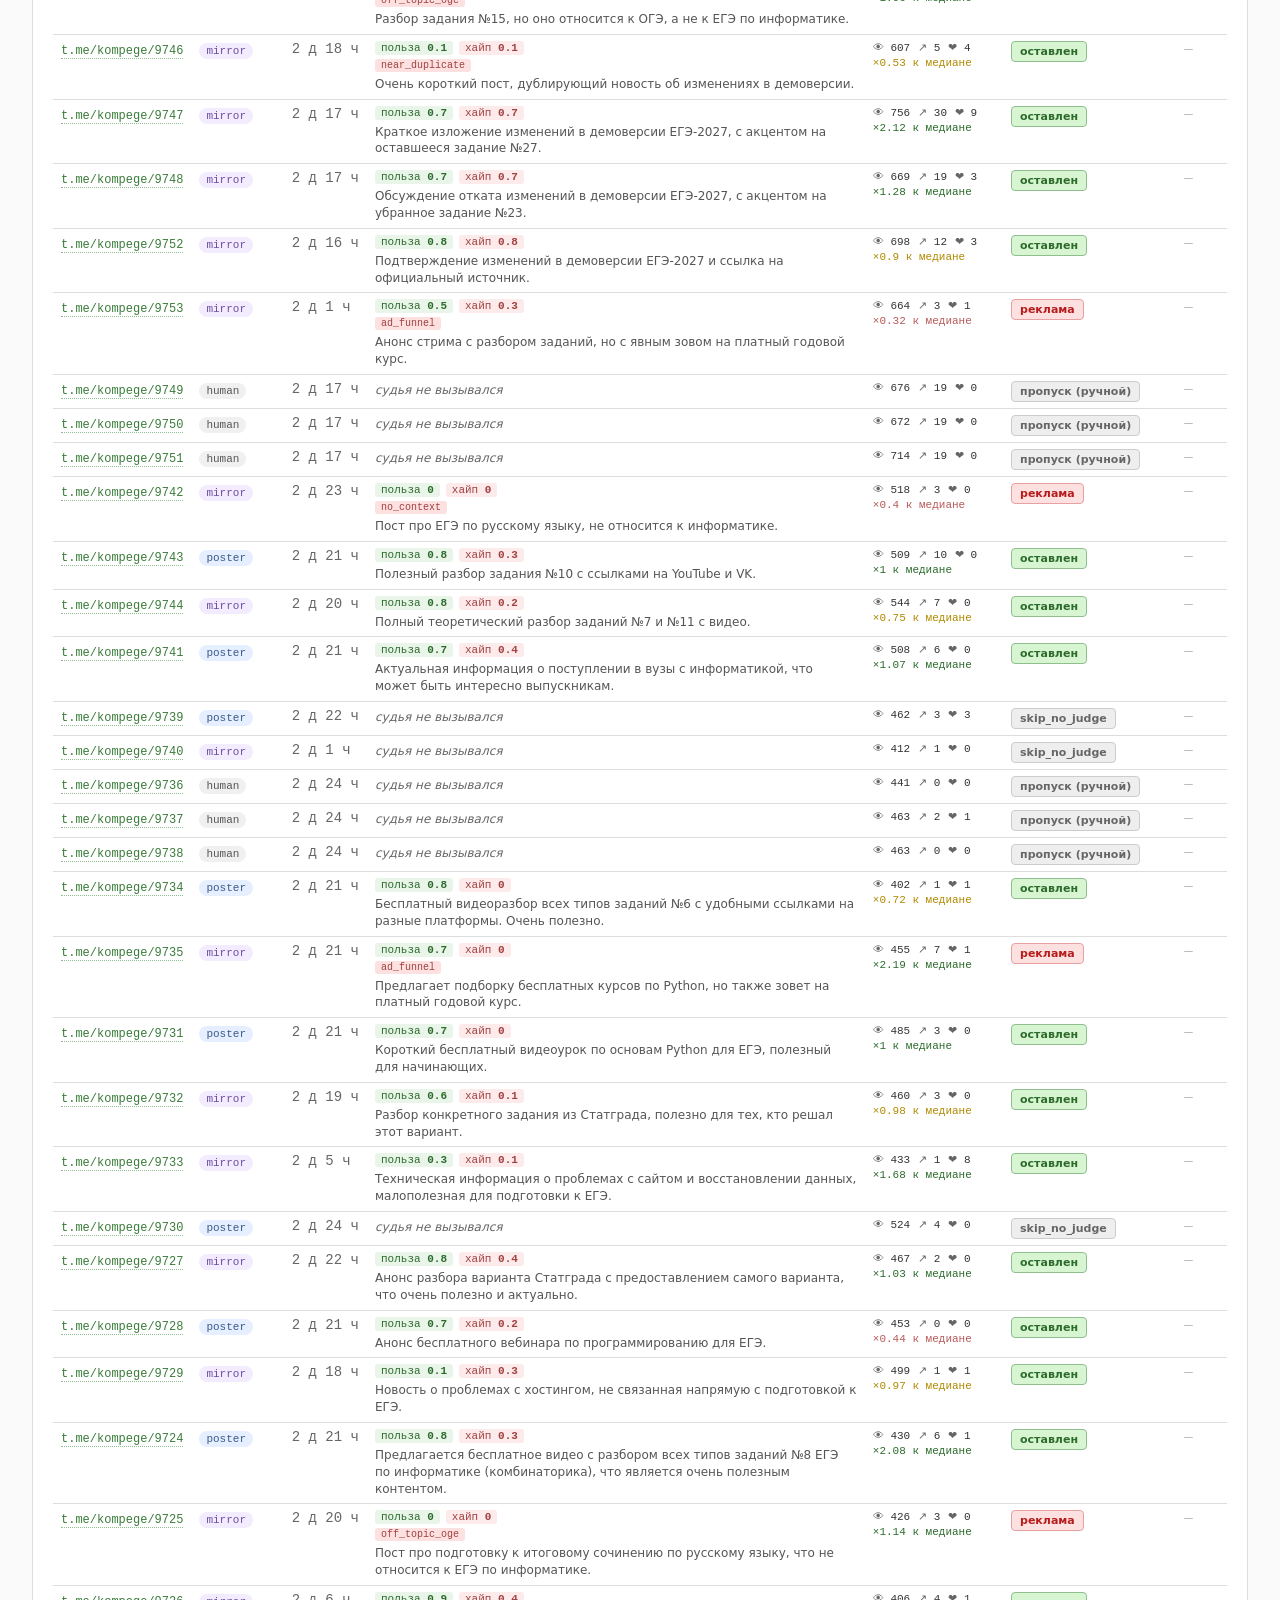
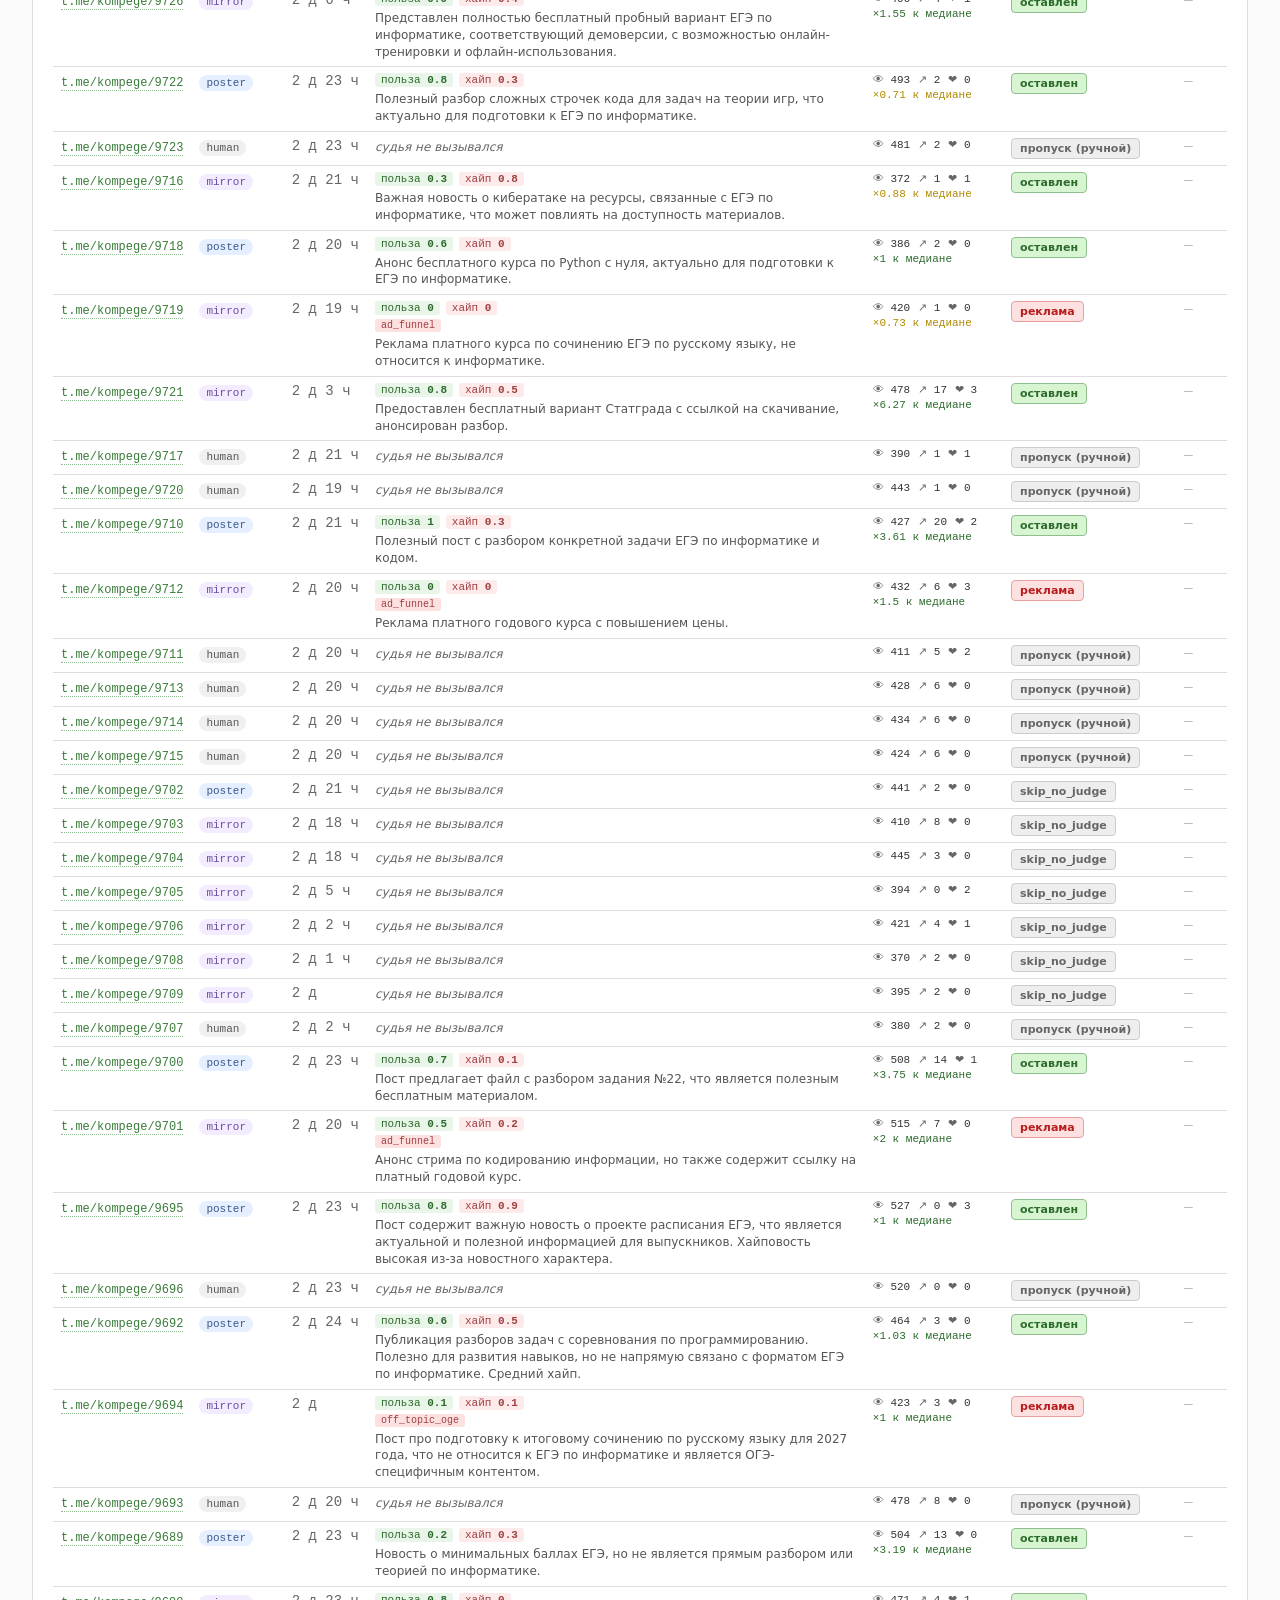
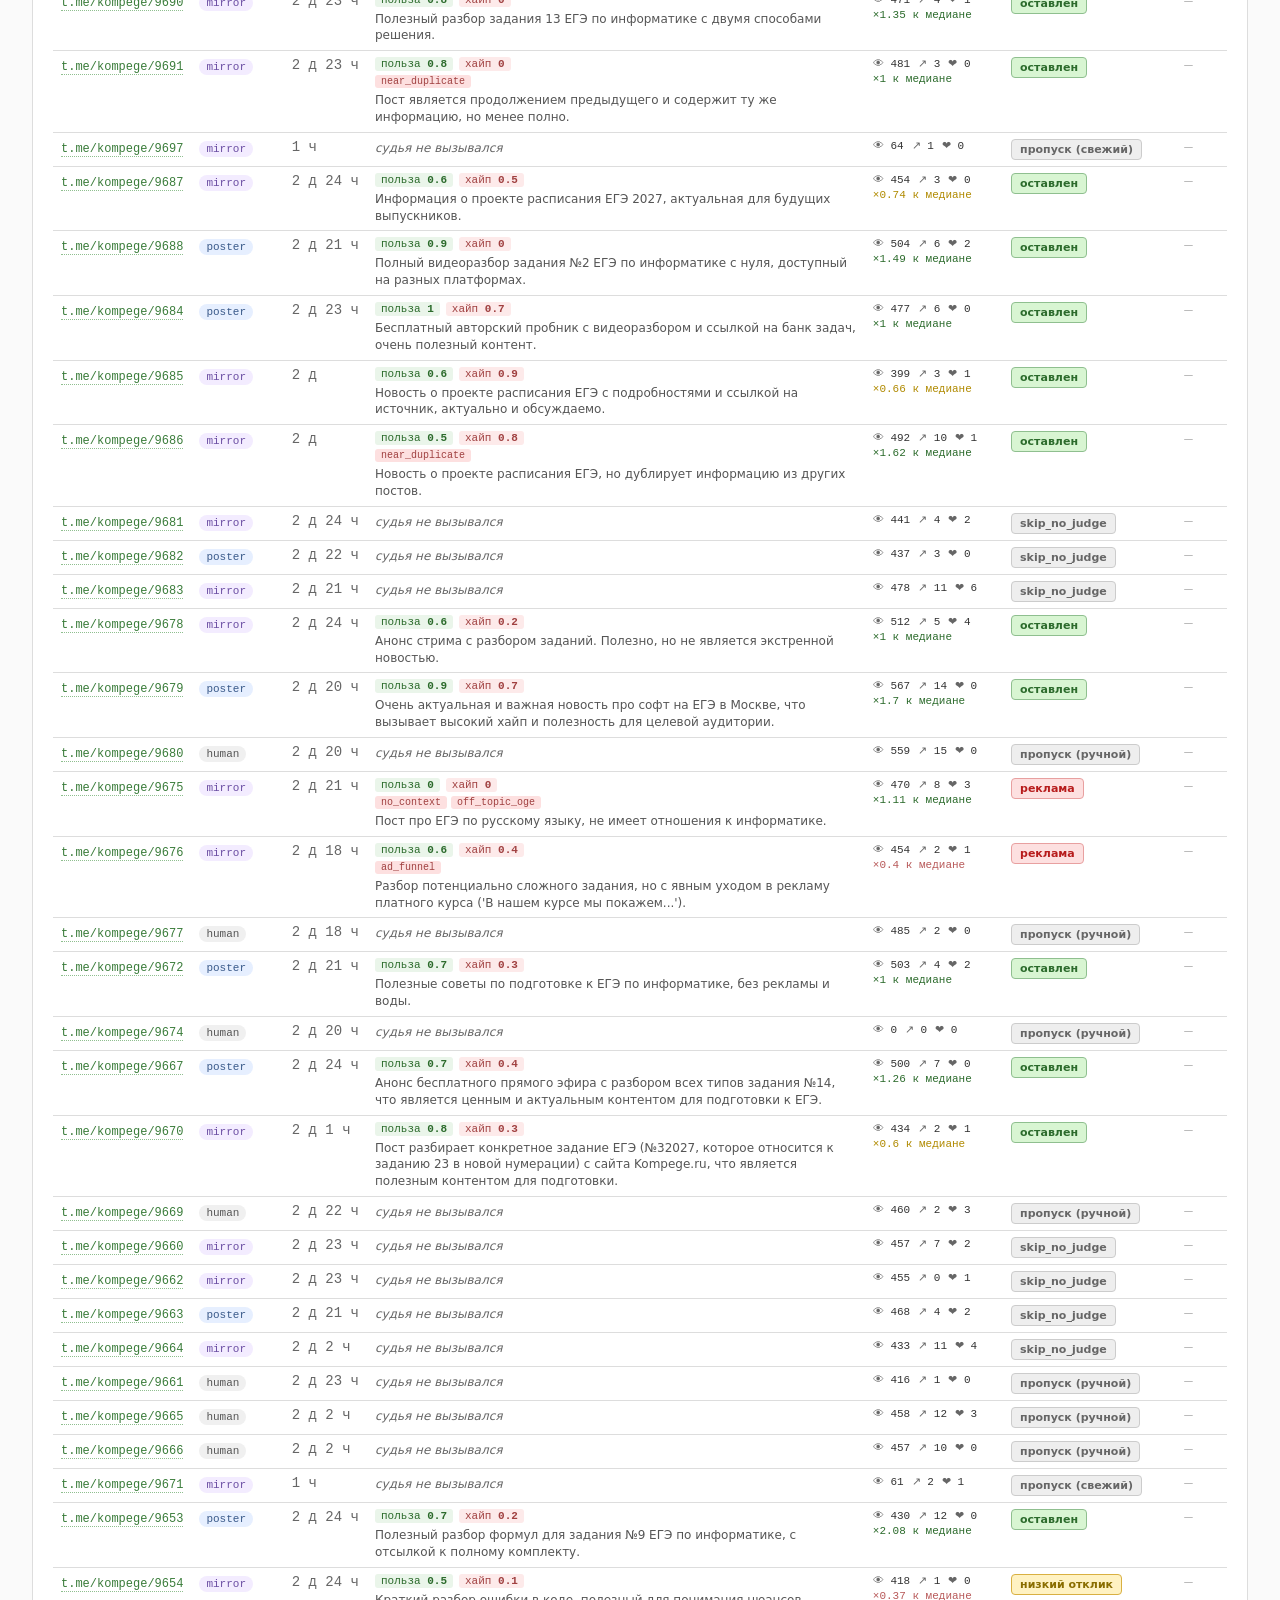
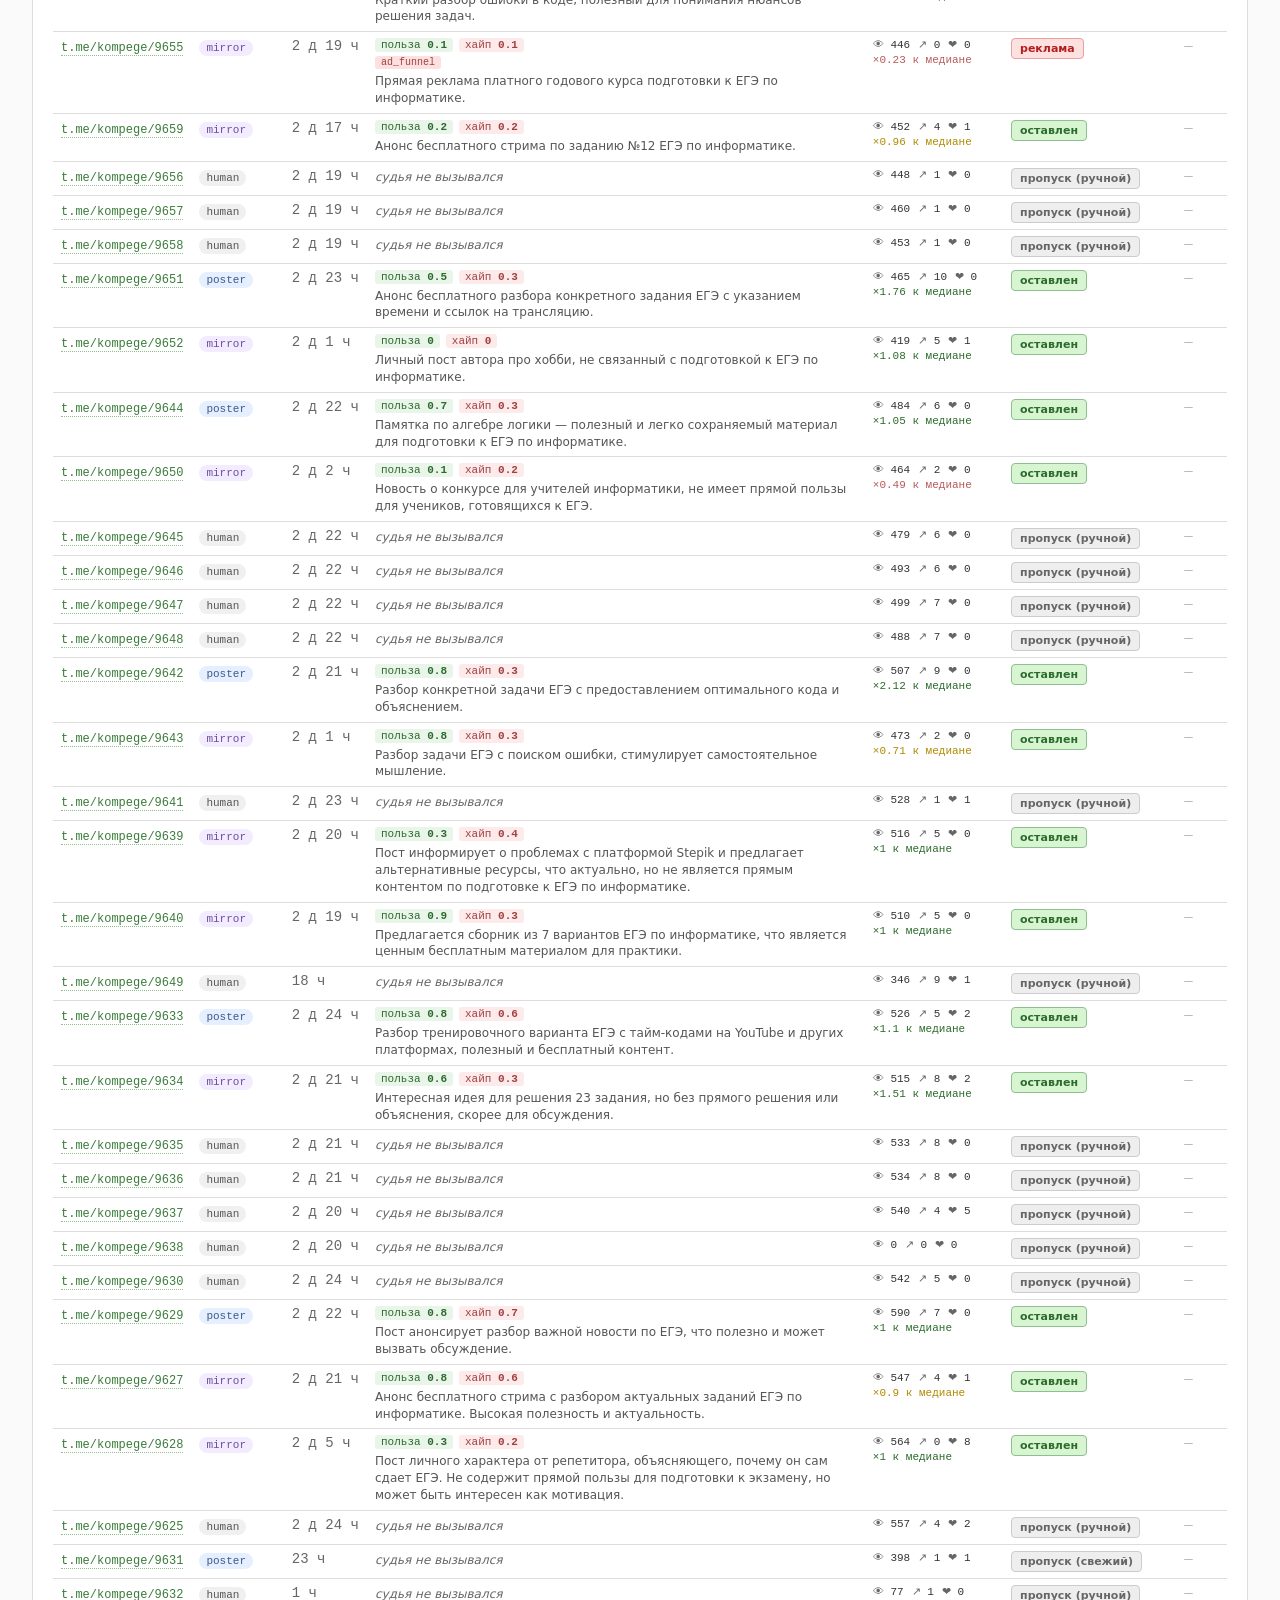
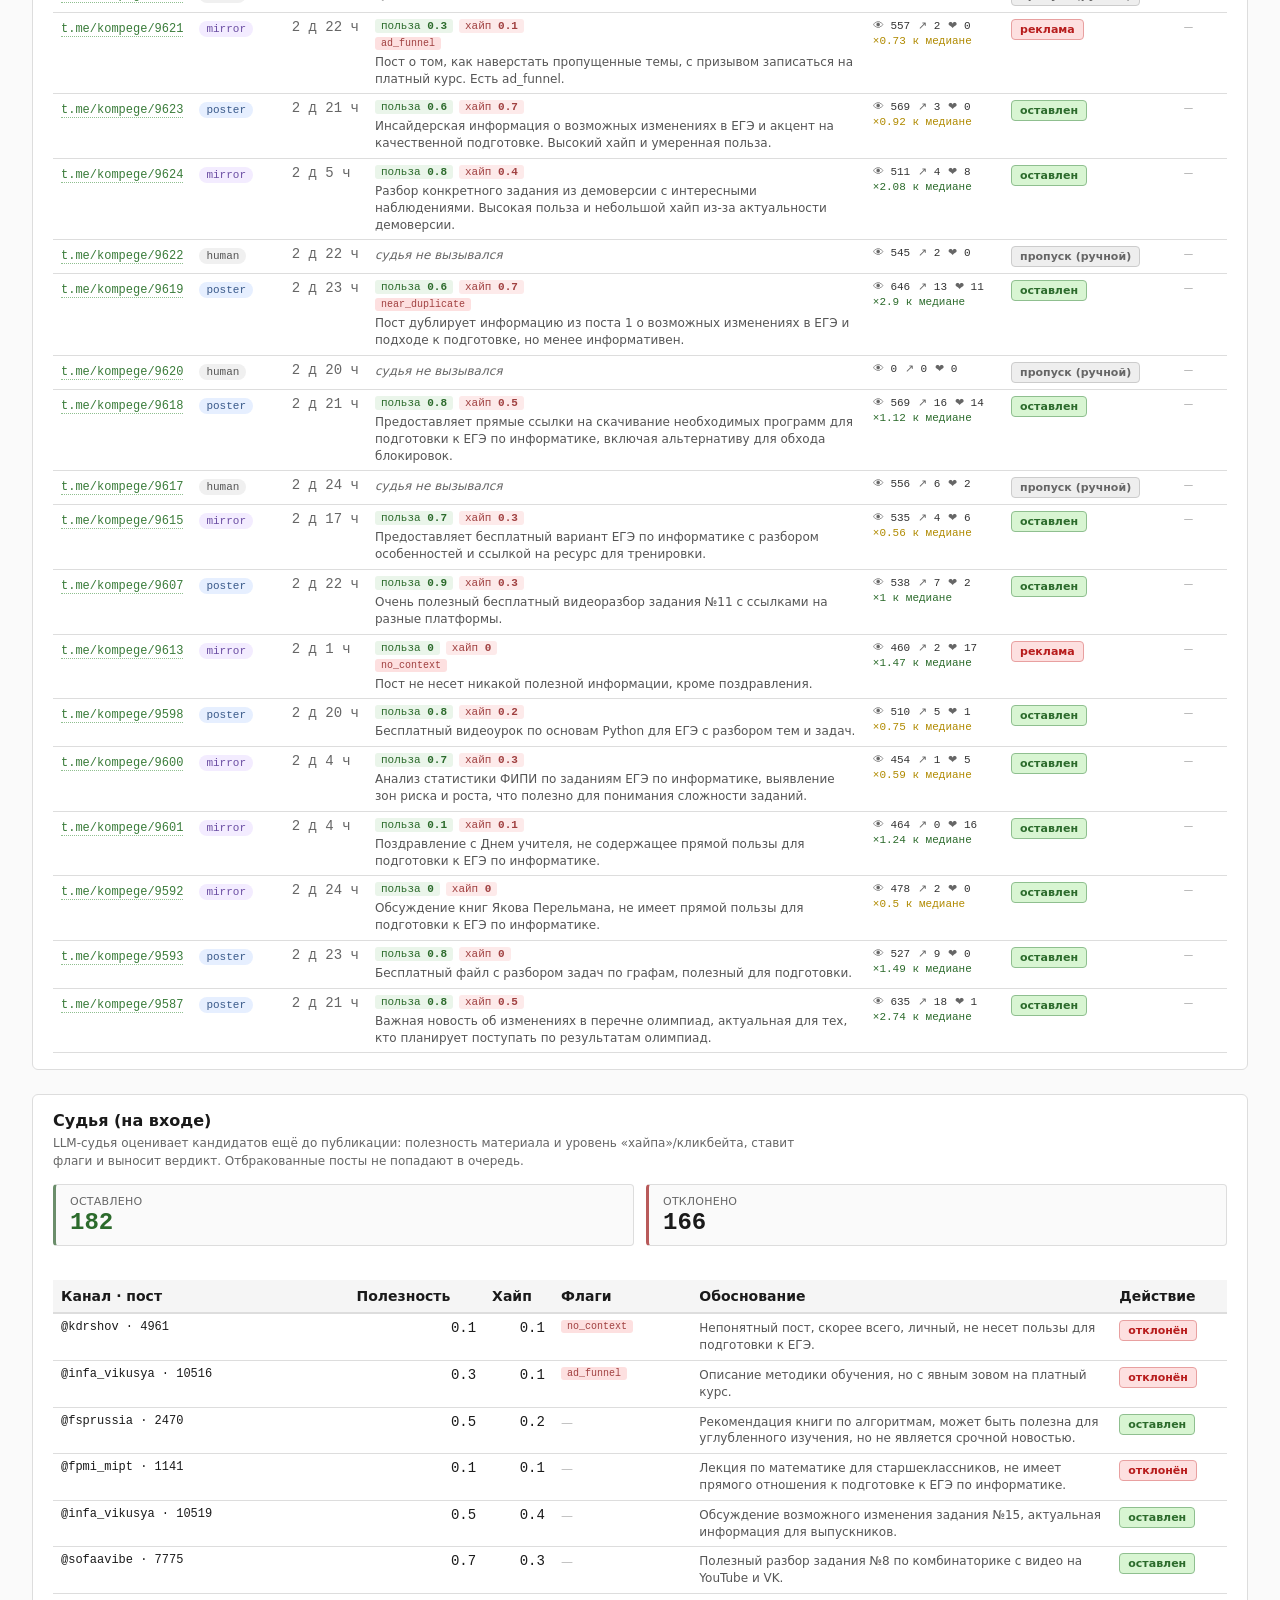
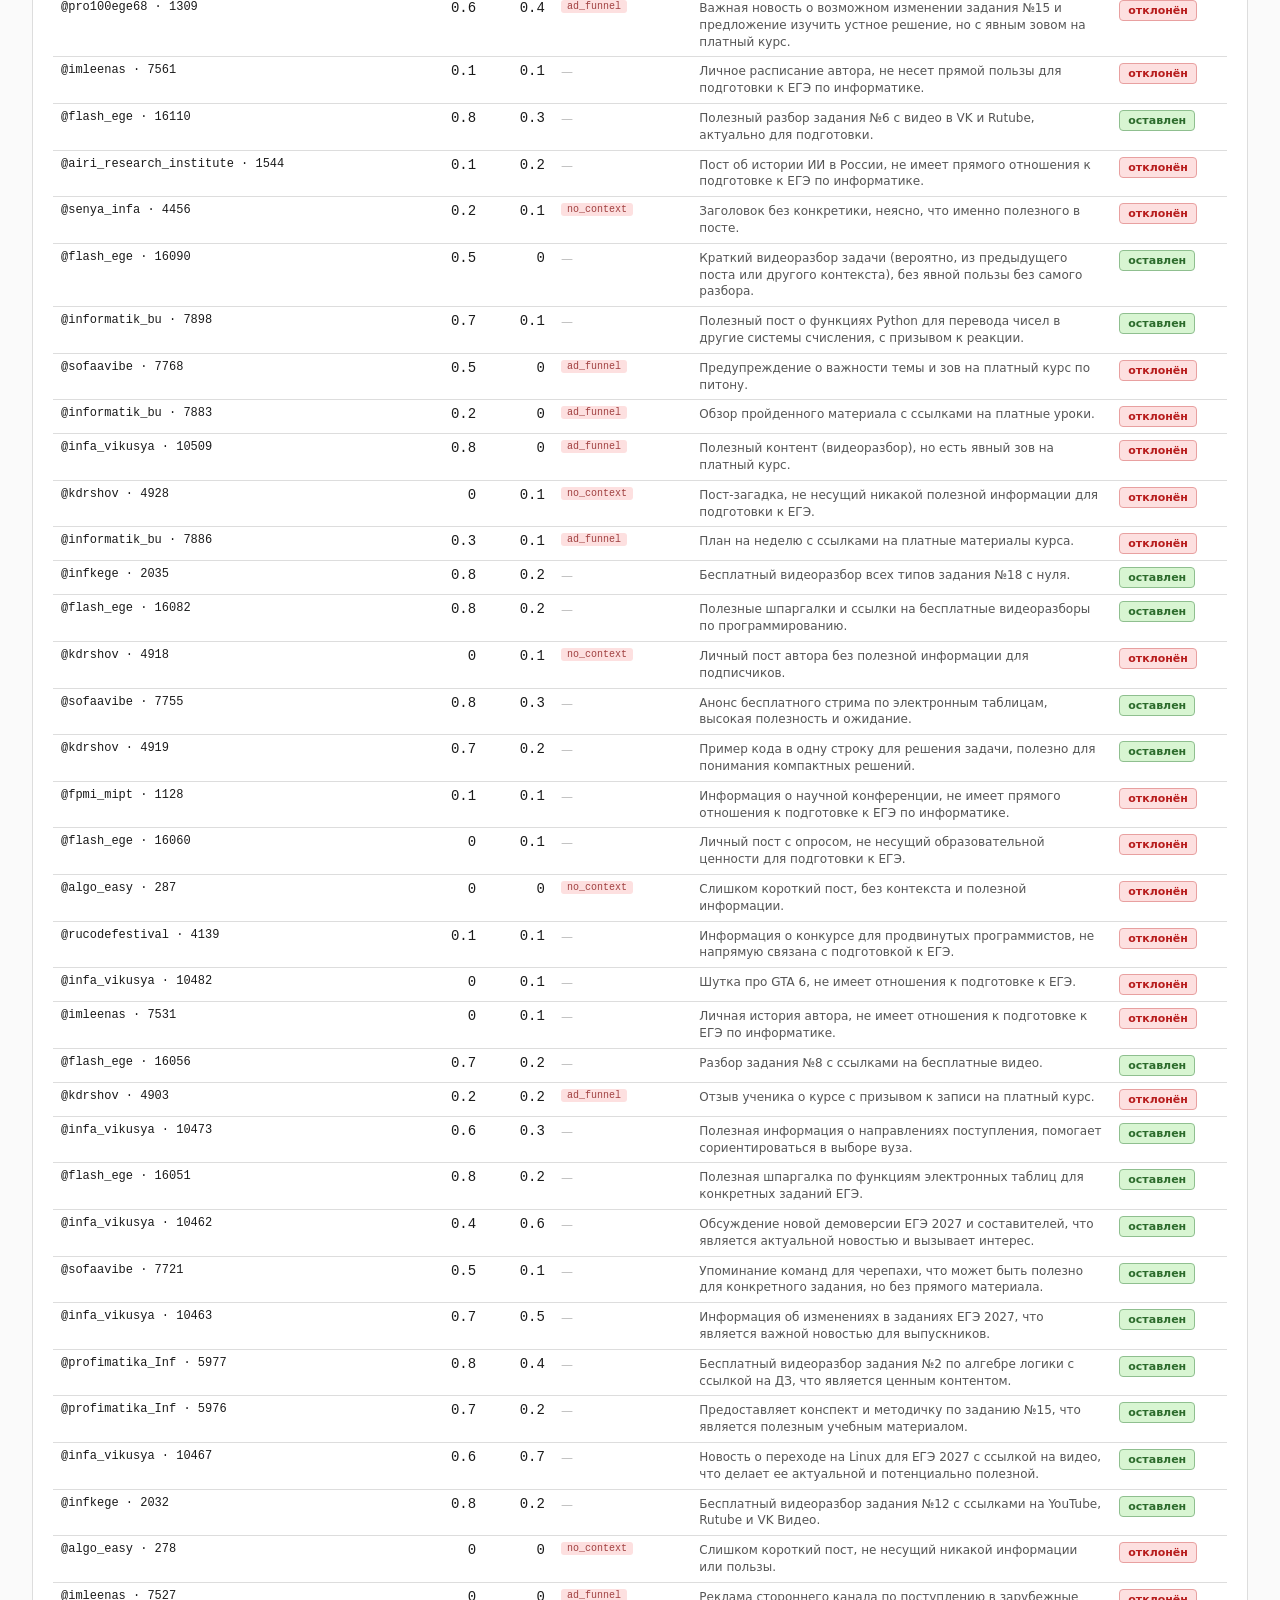
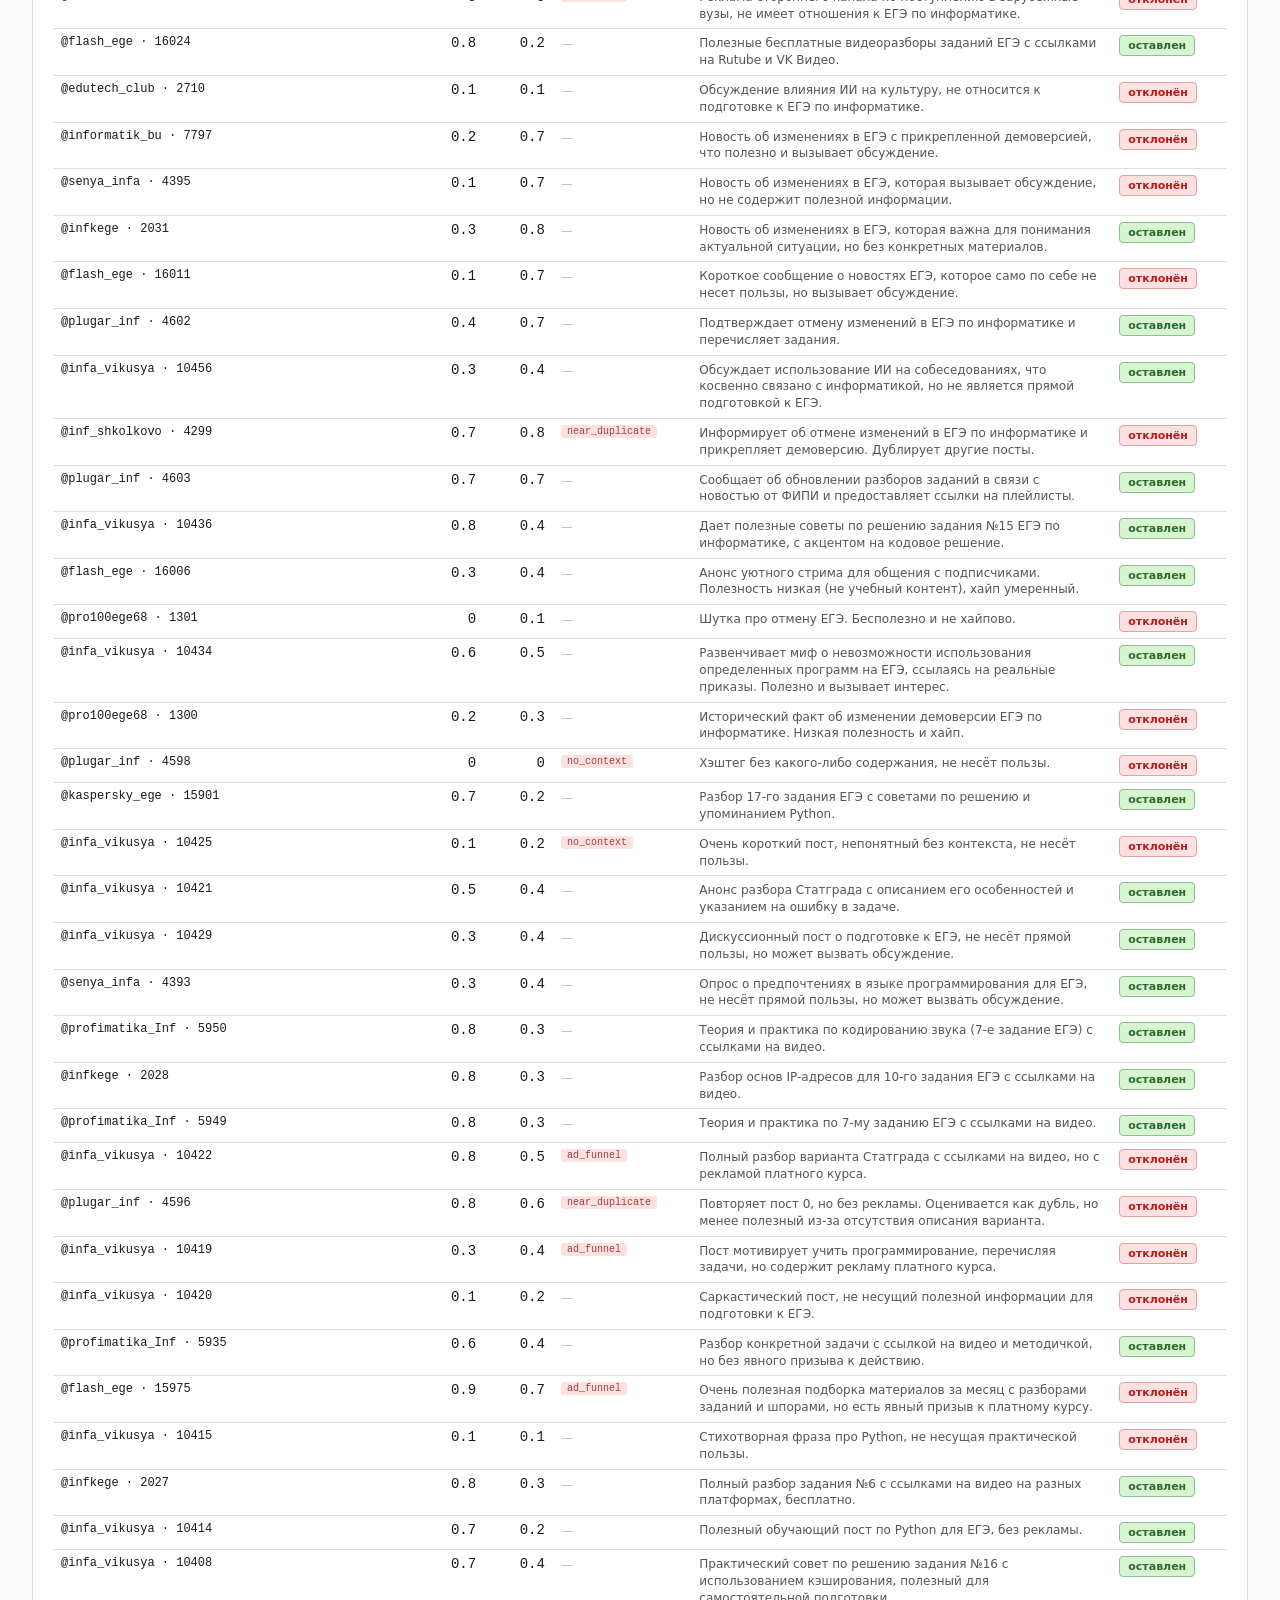
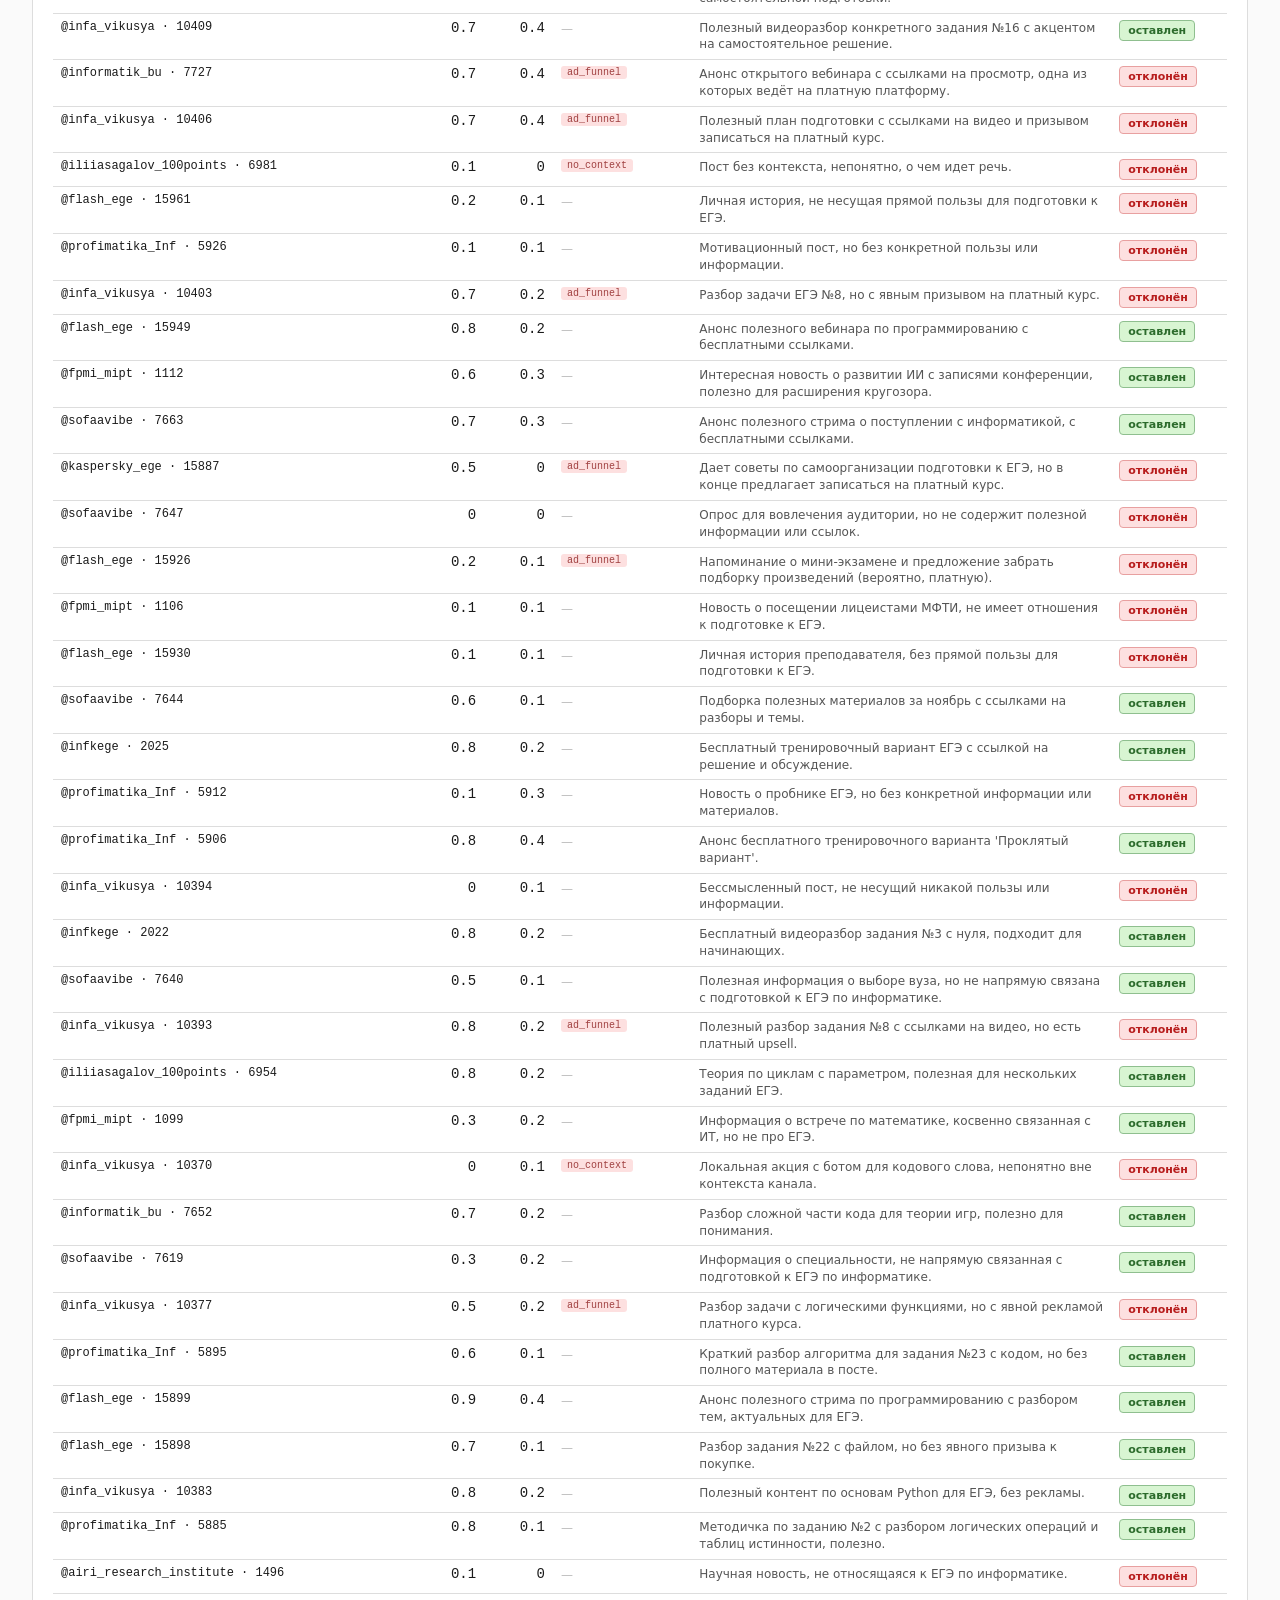
<file: moderation/index.html>
<!doctype html>
<html lang="ru">
<head>
<meta charset="utf-8">
<meta name="viewport" content="width=device-width,initial-scale=1">
<title>Модерация и судья — @kompege</title>
<link rel="stylesheet" href="../style.css">
<link rel="stylesheet" href="./style.css">
</head>
<body>

<header class="page-header">
  <nav class="topnav">
    <a href="../">← Очередь</a>
    <span class="sep">·</span>
    <a href="../demo/">Демо алгоритма →</a>
    <span class="sep">·</span>
    <a href="../performance/">Анализ эффективности →</a>
    <span class="sep">·</span>
    <strong>Модерация и судья</strong>
  </nav>
  <h1>Модерация и судья</h1>
  <p class="subtitle">Пост-модерация опубликованных материалов в <a href="https://t.me/kompege" target="_blank" rel="noopener">@kompege</a> и решения LLM-судьи на входе в пайплайн.</p>
</header>

<section id="stats" class="sticky-stats" aria-live="polite">
  <span id="stats-text">Загрузка данных…</span>
</section>

<main>

  <!-- ─── Пост-модерация ──────────────────────────────────────── -->
  <section class="mod-section">
    <h2>Пост-модерация</h2>
    <p class="mod-hint">Скрипт проходит по свежим публикациям канала, спрашивает судью и оценивает фактическую вовлечённость. Рекламные посты и материалы со слабым откликом относительно медианы канала помечаются к удалению.</p>

    <div id="mod-mode" class="mode-badge-wrap"></div>
    <div id="mod-stats" class="mod-stats"></div>

    <div class="table-wrap">
      <table id="mod-table" aria-label="Пост-модерация">
        <thead>
          <tr>
            <th>Пост</th>
            <th>Источник</th>
            <th>Возраст</th>
            <th>Судья</th>
            <th>Вовлечённость</th>
            <th>Вердикт</th>
            <th>Удалён</th>
          </tr>
        </thead>
        <tbody id="mod-body"></tbody>
      </table>
    </div>
  </section>

  <!-- ─── Судья на входе ──────────────────────────────────────── -->
  <section class="mod-section">
    <h2>Судья (на входе)</h2>
    <p class="mod-hint">LLM-судья оценивает кандидатов ещё до публикации: полезность материала и уровень «хайпа»/кликбейта, ставит флаги и выносит вердикт. Отбракованные посты не попадают в очередь.</p>

    <div id="judge-stats" class="mod-stats"></div>

    <div class="table-wrap">
      <table id="judge-table" aria-label="Решения судьи на входе">
        <thead>
          <tr>
            <th>Канал · пост</th>
            <th>Полезность</th>
            <th>Хайп</th>
            <th>Флаги</th>
            <th>Обоснование</th>
            <th>Действие</th>
          </tr>
        </thead>
        <tbody id="judge-body"></tbody>
      </table>
    </div>
  </section>

</main>

<footer class="page-footer">
  <p>Данные модерации обновляются автоматически вместе с ежедневным экспортом пайплайна.
  Подробное описание алгоритма отбора — на <a href="../">основной странице</a>.
  Открытый исходный код: <a href="https://github.com/piofant/curation">github.com/piofant/curation</a>.</p>
</footer>

<script src="./app.js"></script>
</body>
</html>
</file>
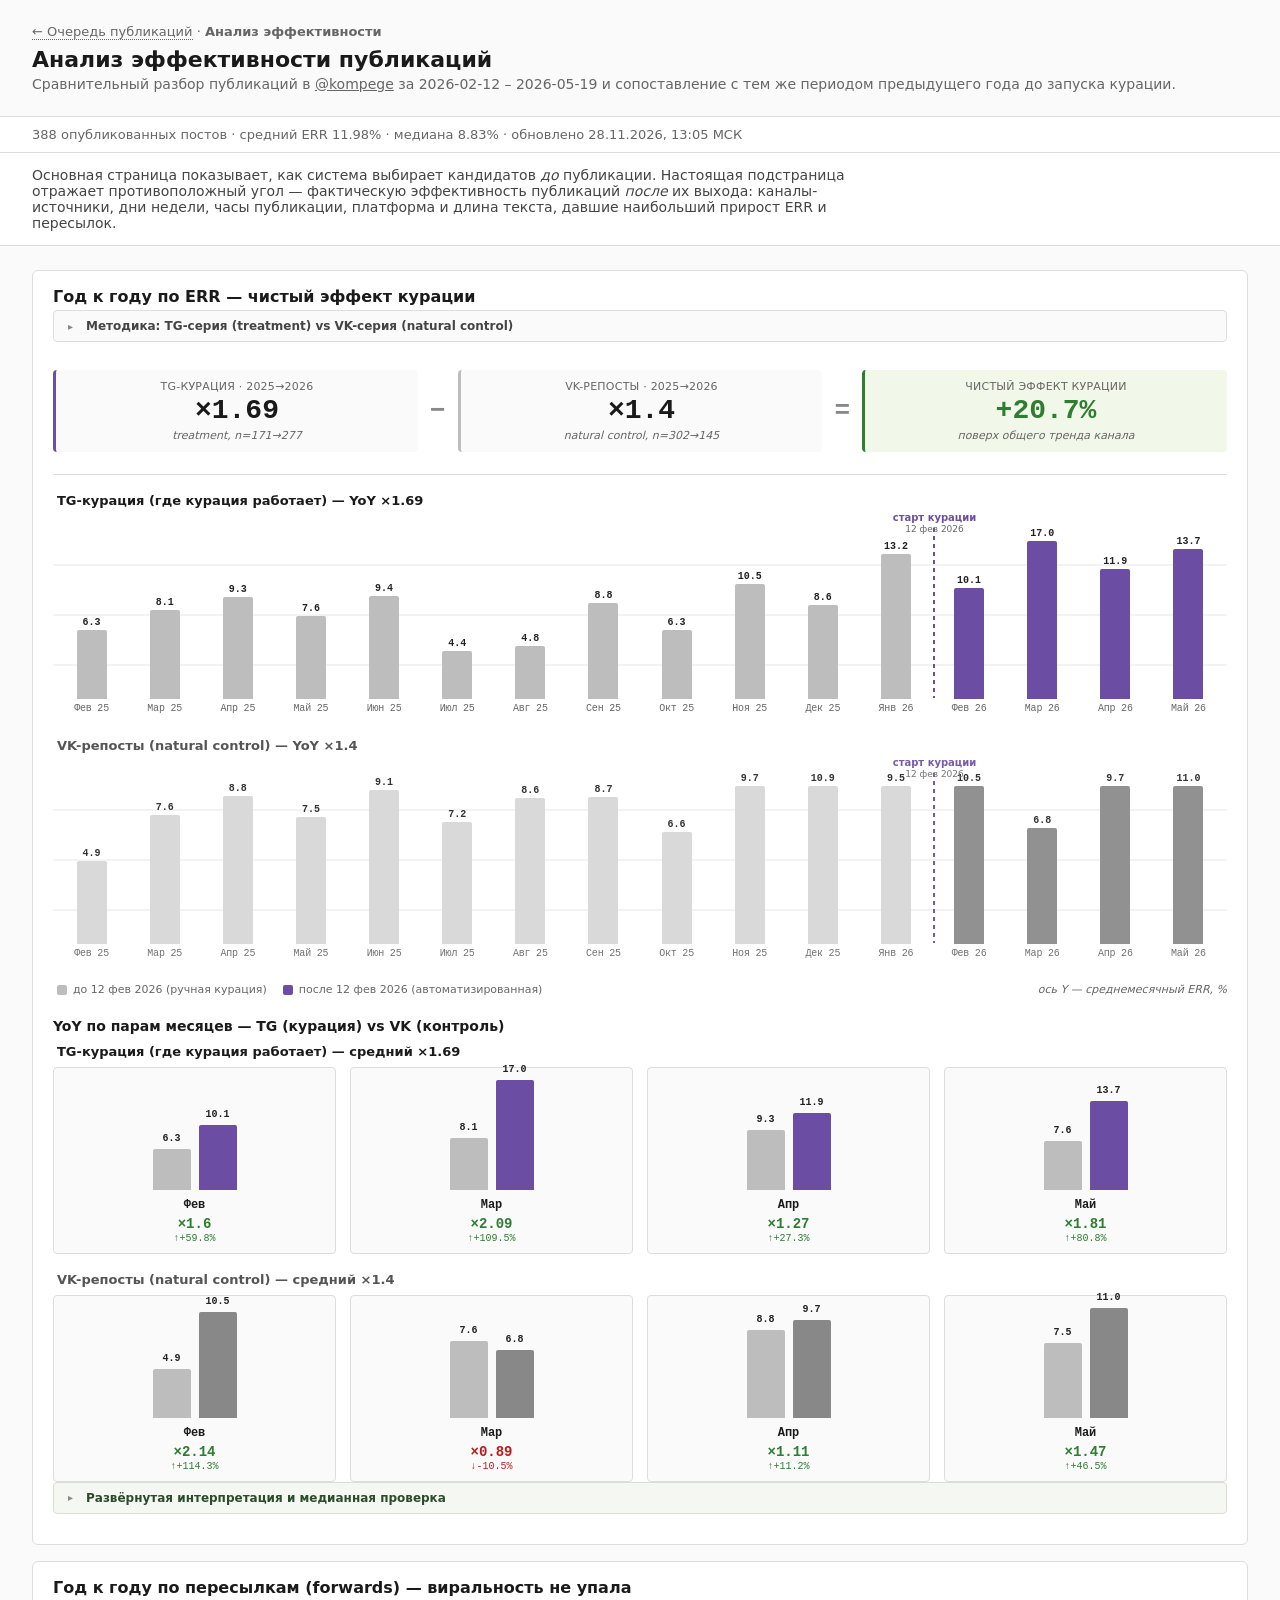
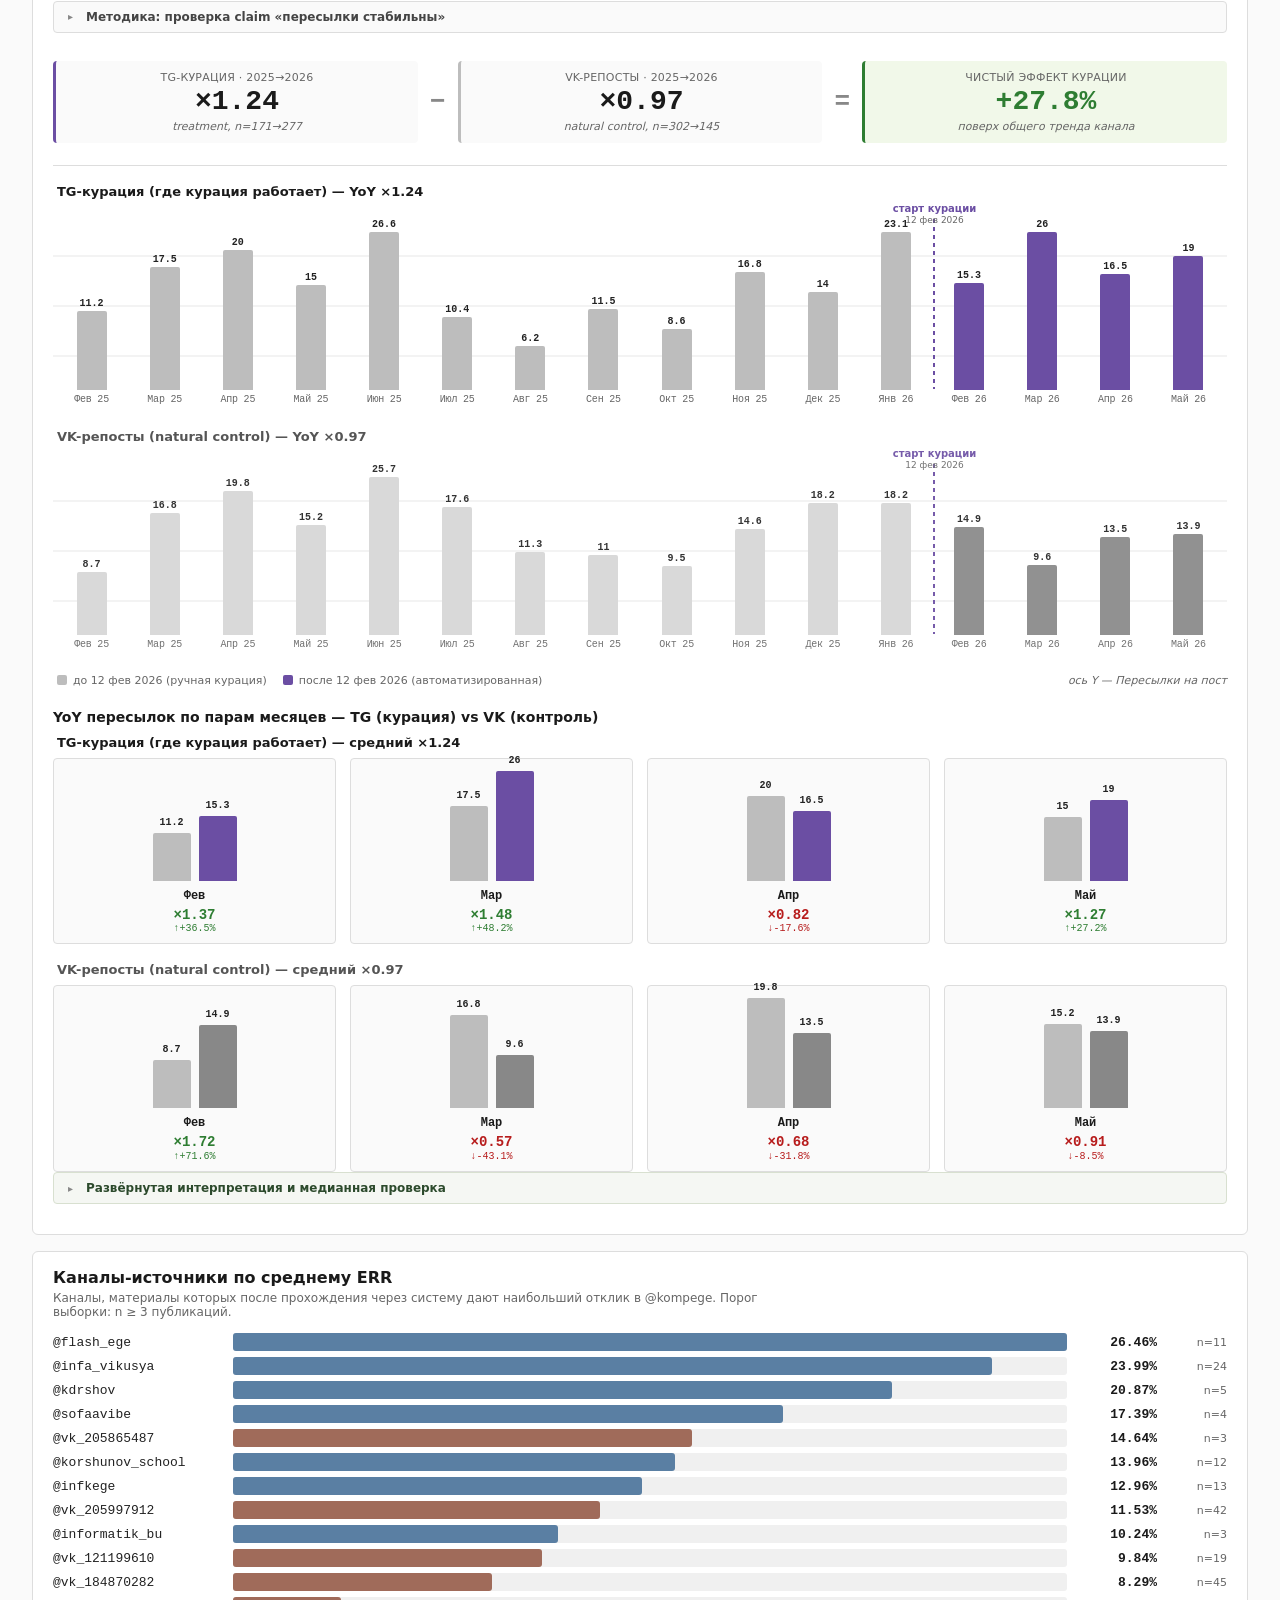
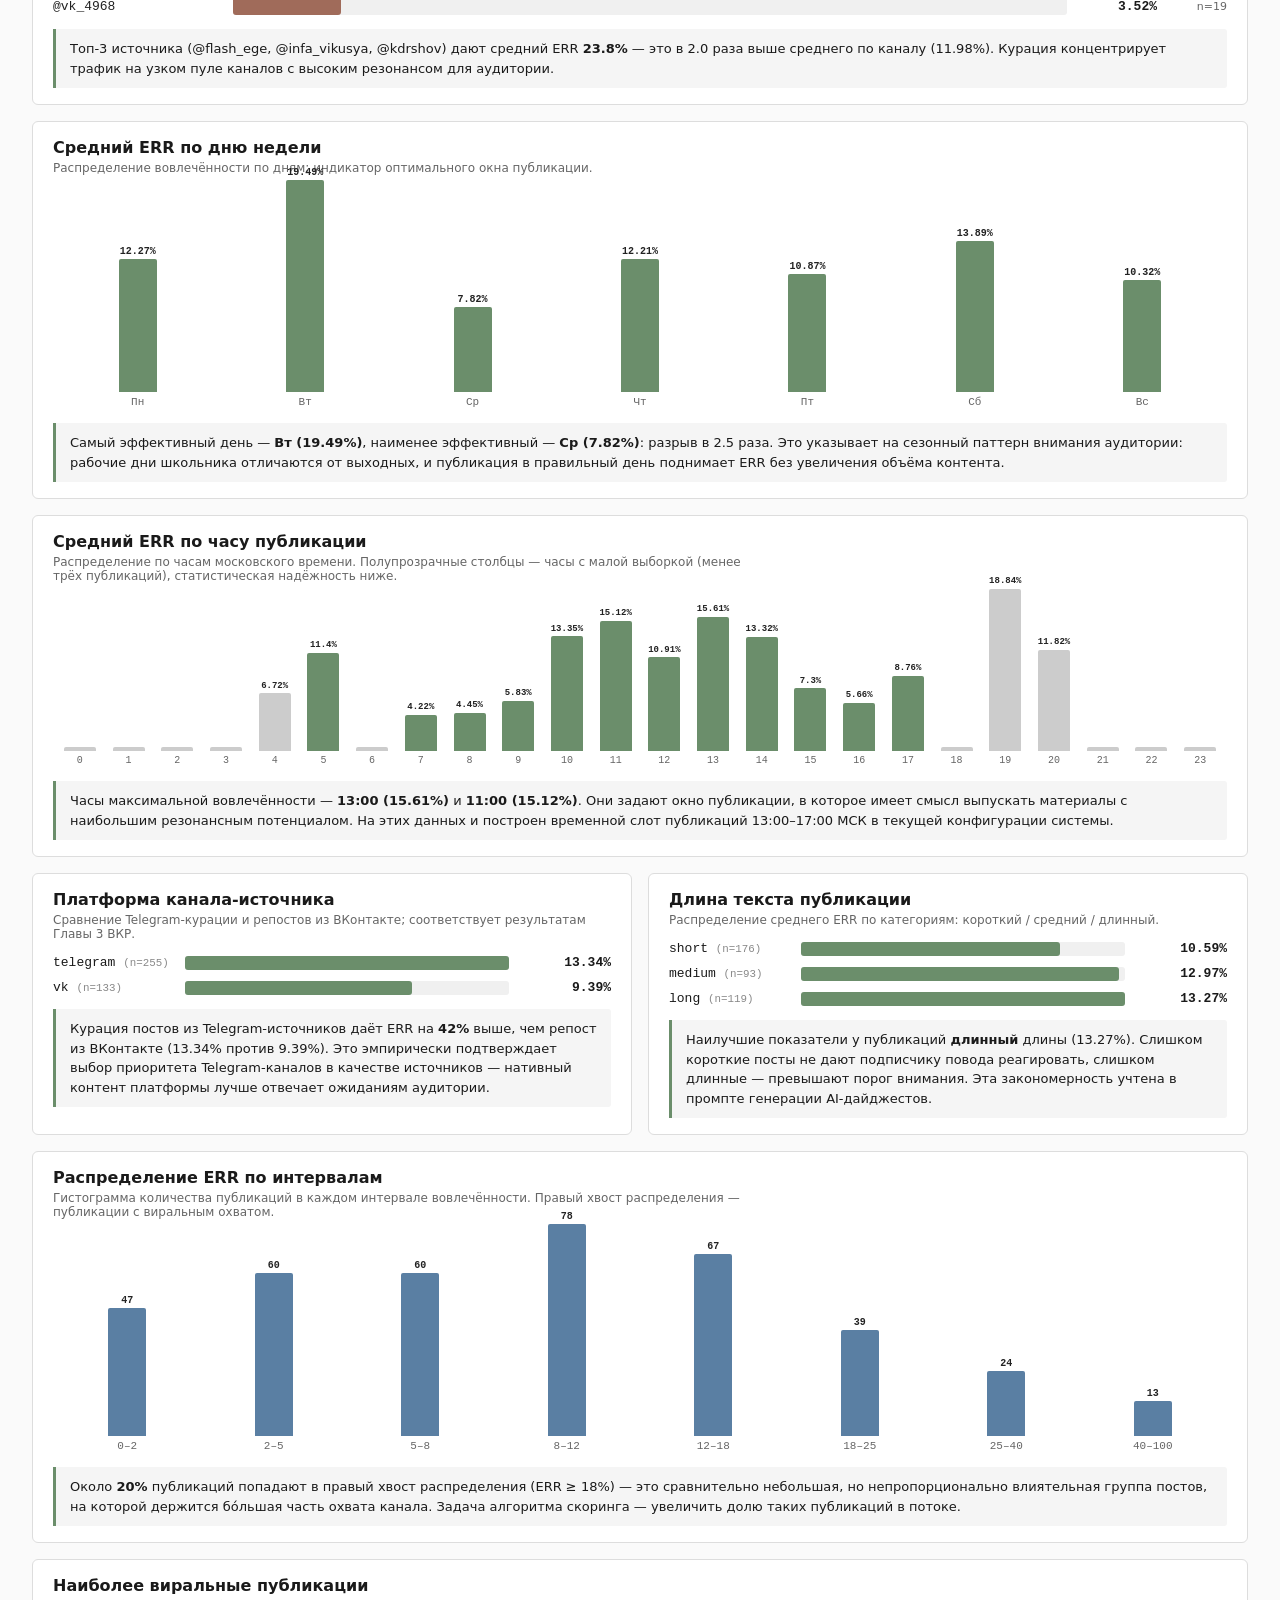
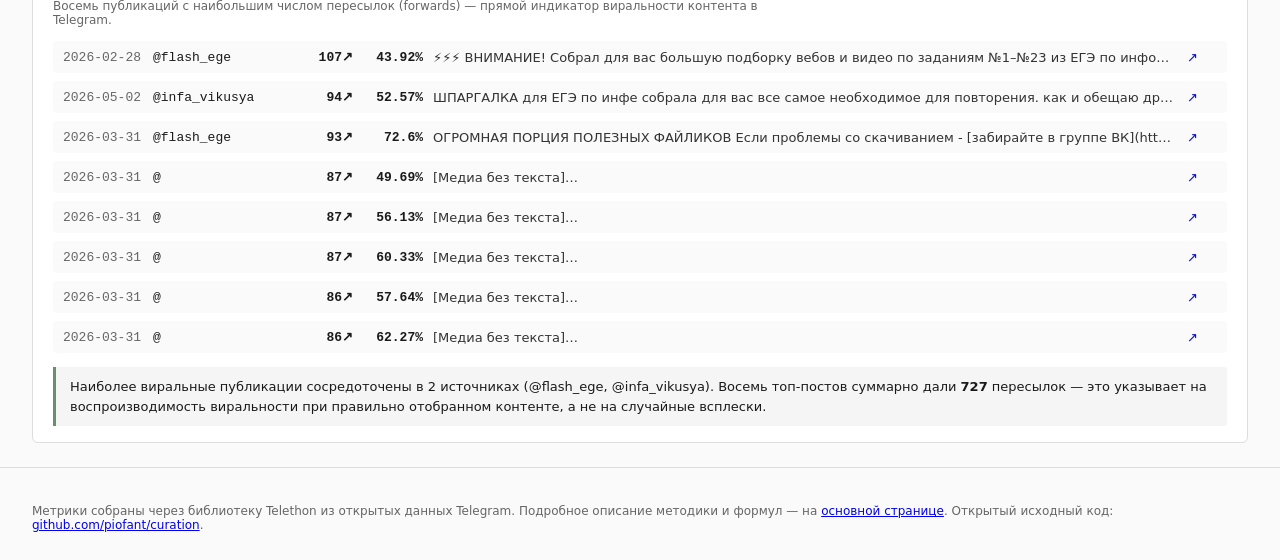
<file: performance/index.html>
<!doctype html>
<html lang="ru">
<head>
<meta charset="utf-8">
<meta name="viewport" content="width=device-width,initial-scale=1">
<title>Performance — что качает метрики @kompege</title>
<link rel="stylesheet" href="../style.css">
<link rel="stylesheet" href="./style.css">
</head>
<body>

<header class="page-header">
  <p class="crumbs"><a href="../">← Очередь публикаций</a> · <strong>Анализ эффективности</strong></p>
  <h1>Анализ эффективности публикаций</h1>
  <p class="subtitle">Сравнительный разбор публикаций в <a href="https://t.me/kompege" target="_blank" rel="noopener">@kompege</a> за <span id="date-range">…</span> и сопоставление с тем же периодом предыдущего года до запуска курации.</p>
</header>

<section id="stats" class="sticky-stats">
  <span id="stats-text">Загрузка…</span>
</section>

<section class="explainer">
  <p>Основная страница показывает, как система выбирает кандидатов <em>до</em> публикации. Настоящая подстраница отражает противоположный угол — фактическую эффективность публикаций <em>после</em> их выхода: каналы-источники, дни недели, часы публикации, платформа и длина текста, давшие наибольший прирост ERR и пересылок.</p>
</section>

<main class="dashboard">

    <section class="card yoy-card">
    <h2>Год к году по ERR — чистый эффект курации</h2>
    <details class="collapsible">
      <summary>Методика: TG-серия (treatment) vs VK-серия (natural control)</summary>
      <ul class="hint-list">
        <li><strong>TG-источники (treatment).</strong> Система курирует автоматически с 12 фев 2026; до этого отбирались вручную из тех же каналов.</li>
        <li><strong>VK-репосты (natural control).</strong> Публикуются вручную и в 2025, и в 2026; курация их не касается.</li>
        <li><strong>Зачем VK как контроль.</strong> Та же аудитория, тот же канал, те же месяцы — VK-репосты подвергались тем же макрофакторам (ЕГЭ-сезон, рост аудитории, замедление TG в РФ), но без курации.</li>
        <li><strong>Что считаем.</strong> Разница YoY-роста между TG-серией и VK-серией = чистый эффект самой курации, отделённый от общего тренда канала.</li>
      </ul>
    </details>
    <div id="yoy-headline" class="yoy-headline"></div>
    <div id="chart-yoy-timeline" class="yoy-timeline-split"></div>
    <h3 class="yoy-sub">YoY по парам месяцев — TG (курация) vs VK (контроль)</h3>
    <div id="chart-yoy-pairs" class="yoy-pairs-split"></div>
    <details class="collapsible insight-collapse">
      <summary>Развёрнутая интерпретация и медианная проверка</summary>
      <p class="insight" id="insight-yoy">…</p>
    </details>
  </section>

  <section class="card yoy-card">
    <h2>Год к году по пересылкам (forwards) — виральность не упала</h2>
    <details class="collapsible">
      <summary>Методика: проверка claim «пересылки стабильны»</summary>
      <ul class="hint-list">
        <li><strong>Метрика.</strong> Среднее число пересылок (forwards) на пост — индикатор виральности.</li>
        <li><strong>Дизайн.</strong> Тот же natural-control: TG-источники (treatment) vs VK-репосты (control).</li>
        <li><strong>Что проверяем.</strong> Claim ВКР «рост ERR не за счёт потери виральности» — здесь подтверждается эмпирически.</li>
      </ul>
    </details>
    <div id="yoy-fwd-headline" class="yoy-headline"></div>
    <div id="chart-yoy-fwd-timeline" class="yoy-timeline-split"></div>
    <h3 class="yoy-sub">YoY пересылок по парам месяцев — TG (курация) vs VK (контроль)</h3>
    <div id="chart-yoy-fwd-pairs" class="yoy-pairs-split"></div>
    <details class="collapsible insight-collapse">
      <summary>Развёрнутая интерпретация и медианная проверка</summary>
      <p class="insight" id="insight-yoy-fwd">…</p>
    </details>
  </section>

  <section class="card">
    <h2>Каналы-источники по среднему ERR</h2>
    <p class="hint">Каналы, материалы которых после прохождения через систему дают наибольший отклик в @kompege. Порог выборки: n ≥ 3 публикаций.</p>
    <div id="chart-channels" class="hbars"></div>
    <p class="insight" id="insight-channels">…</p>
  </section>

  <section class="card">
    <h2>Средний ERR по дню недели</h2>
    <p class="hint">Распределение вовлечённости по дням; индикатор оптимального окна публикации.</p>
    <div id="chart-dow" class="bars-vertical"></div>
    <p class="insight" id="insight-dow">…</p>
  </section>

  <section class="card">
    <h2>Средний ERR по часу публикации</h2>
    <p class="hint">Распределение по часам московского времени. Полупрозрачные столбцы — часы с малой выборкой (менее трёх публикаций), статистическая надёжность ниже.</p>
    <div id="chart-hour" class="bars-vertical hourly"></div>
    <p class="insight" id="insight-hour">…</p>
  </section>

  <section class="card half">
    <h2>Платформа канала-источника</h2>
    <p class="hint">Сравнение Telegram-курации и репостов из ВКонтакте; соответствует результатам Главы 3 ВКР.</p>
    <div id="chart-platform"></div>
    <p class="insight" id="insight-platform">…</p>
  </section>

  <section class="card half">
    <h2>Длина текста публикации</h2>
    <p class="hint">Распределение среднего ERR по категориям: короткий / средний / длинный.</p>
    <div id="chart-length"></div>
    <p class="insight" id="insight-length">…</p>
  </section>

  <section class="card">
    <h2>Распределение ERR по интервалам</h2>
    <p class="hint">Гистограмма количества публикаций в каждом интервале вовлечённости. Правый хвост распределения — публикации с виральным охватом.</p>
    <div id="chart-histogram" class="bars-vertical histogram"></div>
    <p class="insight" id="insight-histogram">…</p>
  </section>

  <section class="card">
    <h2>Наиболее виральные публикации</h2>
    <p class="hint">Восемь публикаций с наибольшим числом пересылок (forwards) — прямой индикатор виральности контента в Telegram.</p>
    <div id="top-forwarded"></div>
    <p class="insight" id="insight-forwarded">…</p>
  </section>

</main>

<footer class="page-footer">
  <p>Метрики собраны через библиотеку Telethon из открытых данных Telegram. Подробное описание методики и формул — на <a href="../">основной странице</a>.
  Открытый исходный код: <a href="https://github.com/piofant/curation">github.com/piofant/curation</a>.</p>
</footer>

<script src="./app.js"></script>
</body>
</html>
</file>
<file: style.css>
/* piofant.github.io/curation/style.css */
:root {
  --bg: #fafafa;
  --fg: #1a1a1a;
  --muted: #666;
  --top: #d8f5d2;
  --mid: #fff2c2;
  --bot: #fde0e0;
  --border: #ddd;
}
* { box-sizing: border-box; }
body { margin: 0; font-family: system-ui, -apple-system, "Segoe UI", Roboto, sans-serif; background: var(--bg); color: var(--fg); }
.page-header { padding: 24px 32px; border-bottom: 1px solid var(--border); }
.page-header h1 { margin: 0 0 4px; font-size: 22px; }
.page-header .subtitle { margin: 0; color: var(--muted); font-size: 14px; }

.sticky-stats { position: sticky; top: 0; background: #fff; border-bottom: 1px solid var(--border); padding: 10px 32px; font-size: 13px; color: var(--muted); z-index: 5; }

.topnav { margin: 12px 0 0; font-size: 13px; color: var(--muted); }
.topnav a { color: var(--muted); text-decoration: none; border-bottom: 1px dotted #aaa; }
.topnav a:hover { color: var(--fg); border-bottom-style: solid; }
.topnav strong { color: var(--fg); }
.topnav .sep { margin: 0 6px; color: #ccc; }

.algorithm-section { padding: 18px 32px; border-bottom: 1px solid var(--border); background: #fff; }
.algorithm-section h2 { font-size: 18px; margin: 0 0 8px; }
.algorithm-section .algo-intro { margin: 0 0 14px; font-size: 14px; max-width: 860px; line-height: 1.5; }
.pipeline-svg { display: block; width: 100%; height: auto; max-width: 920px; margin: 0 auto 18px; }

.formula-block { background: #fff; border: 1px solid var(--border); border-radius: 6px; padding: 14px 18px; margin: 0 auto 18px; max-width: 920px; }
.formula-block h3 { font-size: 15px; margin: 0 0 10px; }
.formula-line { font-family: ui-monospace, monospace; font-size: 14px; margin: 0 0 12px; padding: 8px 10px; background: #fff4cc; border-left: 3px solid #c99100; }
.formula-line code { background: none; padding: 0; }
.formula-table { border-collapse: collapse; width: 100%; font-size: 13px; }
.formula-table th, .formula-table td { border: 1px solid var(--border); padding: 6px 10px; text-align: left; vertical-align: top; }
.formula-table thead th { background: #f5f5f5; font-weight: 600; }
.formula-table tbody th { font-family: ui-monospace, monospace; font-weight: 600; background: #fafafa; width: 80px; }
.formula-table td code { font-size: 12px; background: #f0f0f0; padding: 1px 4px; border-radius: 2px; }
.formula-table td.weight { font-family: ui-monospace, monospace; font-weight: 600; text-align: right; width: 60px; }
.formula-note { margin: 12px 0 0; font-size: 12px; color: var(--muted); line-height: 1.5; }

@media (max-width: 768px) {
  .formula-table { font-size: 12px; }
  .formula-table th, .formula-table td { padding: 4px 6px; }
}

.algo-foot { display: grid; grid-template-columns: 1fr auto; gap: 20px; align-items: center; max-width: 880px; margin: 0 auto; }
.algo-example-label { margin: 0 0 4px; font-size: 12px; color: var(--muted); }
.algo-example { font-family: ui-monospace, monospace; font-size: 13px; background: #f5f5f5; padding: 10px 12px; margin: 0; border-radius: 4px; border-left: 3px solid #888; }

/* Tertile donut */
.donut-wrap { display: flex; align-items: center; gap: 12px; }
.donut { display: block; }
.donut-legend { display: flex; flex-direction: column; gap: 3px; font-size: 12px; color: #333; }
.donut-legend .lg { display: flex; align-items: center; gap: 6px; }
.donut-legend .lg i { width: 10px; height: 10px; border-radius: 2px; display: inline-block; }
.donut-legend .lg b { font-family: ui-monospace, monospace; font-weight: 600; }
.donut-legend .lg-top i { background: #6b8e6b; }
.donut-legend .lg-mid i { background: #d9b042; }
.donut-legend .lg-bot i { background: #b85a5a; }

.filters { display: flex; flex-wrap: wrap; gap: 12px; padding: 12px 32px; background: #fff; border-bottom: 1px solid var(--border); font-size: 14px; }
.filters input, .filters select { padding: 4px 8px; font-size: 14px; border: 1px solid var(--border); border-radius: 4px; }

main { padding: 0 32px 32px; }
table { width: 100%; border-collapse: collapse; font-size: 14px; margin-top: 16px; }
th { background: #f5f5f5; padding: 8px; text-align: left; border-bottom: 2px solid var(--border); cursor: pointer; user-select: none; }
th[data-sort]:hover { background: #ececec; }
td { padding: 6px 8px; border-bottom: 1px solid var(--border); vertical-align: top; }
td.score { font-family: ui-monospace, monospace; font-weight: 600; }
td.num { font-family: ui-monospace, monospace; color: var(--muted); }
td.t-marker { width: 24px; }
td.text-cell { color: #444; max-width: 380px; }
tr.t-top { background: var(--top); }
tr.t-mid { background: var(--mid); }
tr.t-bot { background: var(--bot); }
tr.expanded { background: #eef; }

.page-footer { padding: 24px 32px; border-top: 1px solid var(--border); font-size: 12px; color: var(--muted); }

tr.dd-row td.drilldown { background: #fff; padding: 16px 24px; }
.dd-grid { display: grid; grid-template-columns: 1fr 1fr; gap: 24px; }
.dd-text h3, .dd-math h3 { font-size: 14px; margin: 0 0 8px; color: var(--muted); }
.dd-text p { font-size: 13px; white-space: pre-wrap; }
.dd-text p.reason { margin-top: 12px; padding: 8px; background: #f5f5f5; border-left: 3px solid #888; }
.math { border-collapse: collapse; width: 100%; font-size: 13px; font-family: ui-monospace, monospace; }
.math th, .math td { border: 1px solid var(--border); padding: 4px 8px; text-align: right; }
.math th:first-child, .math td:first-child { text-align: left; }
.math tr.total { font-weight: 600; background: #f5f5f5; }
.tertile-label { margin: 12px 0 0; font-size: 14px; }

@media (max-width: 768px) {
  .page-header, .sticky-stats, .filters, main, .algorithm-section, .page-footer { padding-left: 12px; padding-right: 12px; }
  table { font-size: 12px; }
  th, td { padding: 4px; }
  td.text-cell { max-width: 200px; }
  .dd-grid { grid-template-columns: 1fr; }
}

@media (max-width: 640px) {
  #queue-table thead { display: none; }
  #queue-table, #queue-table tbody, #queue-table tr, #queue-table td { display: block; width: 100%; }
  #queue-table tr { border: 1px solid var(--border); border-radius: 6px; margin-bottom: 8px; padding: 8px; }
  #queue-table tr.t-top { border-left: 4px solid #2c8a2c; }
  #queue-table tr.t-mid { border-left: 4px solid #c9a200; }
  #queue-table tr.t-bot { border-left: 4px solid #c93c3c; }
  #queue-table td { border: none; padding: 2px 0; }
  #queue-table td.t-marker { display: none; }
  #queue-table td.score::before { content: 'score: '; color: var(--muted); }
  #queue-table td.num::before { content: attr(data-label) ': '; color: var(--muted); font-size: 11px; }
  #queue-table td.text-cell { color: #222; margin-top: 4px; }
}

/* Live last Telegram post embed (S19) */
.live-post { padding: 18px 32px; border-bottom: 1px solid var(--border); background: #fff; }
.live-post h2 { font-size: 18px; margin: 0 0 8px; }
.live-post .algo-intro { margin: 0 0 14px; font-size: 14px; max-width: 860px; line-height: 1.5; color: #444; }
.tg-embed-wrap { max-width: 540px; margin: 0 auto; }
.tg-embed-note { font-size: 12px; color: #888; margin: 10px 0 0; text-align: center; }
.tg-embed-note a { color: #3a7c3a; }
</file>
<file: demo/style.css>
/* /curation/demo/ — wizard-демо алгоритма */

.demo-body {
  min-height: 100vh;
  display: flex;
  flex-direction: column;
  padding-bottom: 96px; /* place for sticky footer controls */
}

.demo-body .page-header { background: #fff; }
.demo-body .page-header h1 { margin: 12px 0 4px; font-size: 24px; }
.demo-body .page-header .subtitle { font-size: 13px; }
.demo-body .page-header .subtitle code { font-family: ui-monospace, monospace; background: #f5f5f5; padding: 1px 6px; border-radius: 3px; }

/* Progress bar */
.progress {
  position: relative;
  display: flex;
  gap: 4px;
  padding: 12px 32px;
  background: #fff;
  border-bottom: 1px solid var(--border);
}
.progress-seg {
  flex: 1;
  height: 6px;
  background: #eee;
  border-radius: 3px;
  transition: background 240ms ease;
}
.progress-seg.done { background: #6b8e6b; }
.progress-seg.current { background: #c99100; }

/* Main / stages */
.demo-main {
  max-width: 920px;
  margin: 0 auto;
  padding: 28px 32px;
  width: 100%;
  flex: 1;
}
.stage {
  display: none;
  animation: fade-in 220ms ease;
}
.stage.active { display: block; }
.stage h2 { font-size: 22px; margin: 4px 0 12px; }
.stage h2 code { font-family: ui-monospace, monospace; font-size: 19px; background: #fff4cc; padding: 1px 6px; border-radius: 3px; }
.stage .stage-num { font-size: 12px; color: var(--muted); text-transform: uppercase; letter-spacing: 0.5px; }
.stage .stage-lead { font-size: 15px; line-height: 1.55; max-width: 720px; margin: 0 0 22px; color: #333; }

@keyframes fade-in {
  from { opacity: 0; transform: translateY(4px); }
  to { opacity: 1; transform: none; }
}

/* Stage 1 — funnel */
.funnel {
  display: flex;
  align-items: center;
  gap: 12px;
  flex-wrap: wrap;
  padding: 18px 0;
}
.funnel-step {
  flex: 1 1 140px;
  min-width: 130px;
  text-align: center;
}
.funnel-label {
  font-size: 13px;
  color: #333;
  margin-bottom: 10px;
}
.funnel-label small { color: var(--muted); font-size: 11px; }
.funnel-arrow {
  font-size: 22px;
  color: var(--muted);
  flex: 0 0 auto;
}
.dots-grid {
  display: grid;
  grid-template-columns: repeat(8, 1fr);
  gap: 3px;
  padding: 10px;
  background: #f5f5f5;
  border-radius: 4px;
  min-height: 80px;
}
.dots-grid .dot {
  width: 8px;
  height: 8px;
  border-radius: 50%;
  background: #6b8e6b;
  opacity: 0;
  animation: pop-in 320ms ease forwards;
}
@keyframes pop-in {
  from { opacity: 0; transform: scale(0.4); }
  to { opacity: 0.85; transform: scale(1); }
}
.bar {
  height: 80px;
  background: linear-gradient(180deg, #e9e9f0 0%, #d3d3df 100%);
  border-radius: 4px;
  border: 1px solid #ccc;
}
.bar-narrow { height: 32px; margin-top: 24px; background: linear-gradient(180deg, #f0e0e0 0%, #d9b8b8 100%); }

/* Stage 2 — candidate */
.candidate-card {
  background: #fff;
  border: 1px solid var(--border);
  border-radius: 6px;
  padding: 18px 20px;
}
.candidate-card .candidate-meta { width: 100%; }
.candidate-card details.post-text {
  margin-top: 16px;
  border-top: 1px dashed var(--border);
  padding-top: 12px;
}
.candidate-card details.post-text summary {
  cursor: pointer;
  font-size: 13px;
  color: var(--muted);
  user-select: none;
  padding: 4px 0;
}
.candidate-card details.post-text summary:hover { color: var(--fg); }
.candidate-card details.post-text[open] summary { color: var(--fg); margin-bottom: 8px; }
.candidate-card details.post-text p {
  font-size: 13px;
  line-height: 1.55;
  color: #222;
  white-space: pre-wrap;
  font-family: ui-monospace, monospace;
  background: #fafafa;
  padding: 12px 14px;
  border-left: 3px solid #c99100;
  border-radius: 4px;
  max-height: 320px;
  overflow: auto;
  margin: 0;
}
.hint-inline { color: var(--muted); font-size: 11px; margin-left: 4px; }
.total-row { background: #f5f5f5; font-weight: 600; }
.total-row td.weight, .total-row .weight { font-size: 15px; }
.stage-foot.small { font-size: 12px; color: var(--muted); }

/* Stage 6 — lifecycle */
.lifecycle {
  display: flex;
  flex-direction: column;
  gap: 14px;
  margin-top: 12px;
}
.lifecycle-row {
  display: grid;
  grid-template-columns: 70px 1fr 240px;
  gap: 14px;
  align-items: center;
  font-size: 14px;
}
.lifecycle-label {
  font-family: ui-monospace, monospace;
  color: var(--muted);
  font-weight: 600;
}
.lifecycle-bar {
  background: #f0f0f0;
  height: 22px;
  border-radius: 3px;
  overflow: hidden;
}
.lifecycle-fill {
  height: 100%;
  background: #6b8e6b;
  border-radius: 3px;
  transition: opacity 400ms ease-out, transform 600ms ease-out;
  transform-origin: left center;
  transform: scaleX(0);
  opacity: 0;
}
.lifecycle-fill.shown { transform: scaleX(1); opacity: 1; }
.lifecycle-row.final .lifecycle-fill { background: #3a7c3a; }
.lifecycle-num {
  font-family: ui-monospace, monospace;
  color: #222;
  font-size: 13px;
  text-align: right;
}
.lifecycle-row.final .lifecycle-num b { color: #3a7c3a; }

/* Stage 7 — weights table */
.weights-table th, .weights-table td { vertical-align: middle; }
.weights-table code.up {
  color: #3a7c3a;
  font-weight: 600;
  font-size: 14px;
  background: #e9f5e6;
  padding: 2px 8px;
  border-radius: 3px;
}
.candidate-meta {
  font-size: 13px;
  border-collapse: collapse;
  width: 100%;
}
.candidate-meta th, .candidate-meta td {
  text-align: left;
  padding: 5px 8px;
  border-bottom: 1px solid #eee;
}
.candidate-meta th {
  color: var(--muted);
  font-weight: 500;
  width: 130px;
}
.candidate-meta th.meta-divider {
  background: #f5f5f5;
  font-size: 11px;
  text-transform: uppercase;
  letter-spacing: 0.5px;
  color: var(--muted);
  text-align: center;
  padding: 6px;
}
.candidate-meta code { font-family: ui-monospace, monospace; font-size: 13px; }

/* Stage 3 — formula */
.formula-recap {
  background: #fff4cc;
  border-left: 3px solid #c99100;
  padding: 10px 14px;
  font-family: ui-monospace, monospace;
  font-size: 14px;
  margin: 0 0 18px;
  border-radius: 0 4px 4px 0;
}
.demo-table {
  width: 100%;
  border-collapse: collapse;
  font-size: 14px;
  font-family: ui-monospace, monospace;
}
.demo-table th, .demo-table td {
  border: 1px solid var(--border);
  padding: 8px 12px;
  text-align: right;
}
.demo-table th:first-child, .demo-table td:first-child { text-align: left; }
.demo-table thead th { background: #f5f5f5; font-weight: 600; font-size: 13px; font-family: system-ui, sans-serif; }
.demo-table tbody tr {
  opacity: 0;
  transform: translateY(6px);
  transition: opacity 260ms ease, transform 260ms ease;
}
.demo-table tbody tr.shown {
  opacity: 1;
  transform: none;
}
.demo-table tr.total {
  background: #fff4cc;
  font-weight: 700;
}
.demo-table tr.total td:last-child { color: #1a1a1a; font-size: 15px; }

/* Stage 4 — tertile bars */
.tertile-vis {
  display: grid;
  grid-template-columns: repeat(auto-fill, minmax(12px, 1fr));
  gap: 3px;
  padding: 14px;
  background: #fff;
  border: 1px solid var(--border);
  border-radius: 6px;
  margin: 12px 0 18px;
}
.tertile-vis .cell {
  height: 18px;
  border-radius: 2px;
  background: #ddd;
}
.tertile-vis .cell.t-top { background: #2e7d32; }
.tertile-vis .cell.t-mid { background: #d9b042; }
.tertile-vis .cell.t-bot { background: #b8bcc2; }
.tertile-vis .cell.highlight {
  outline: 2px solid #1a1a1a;
  outline-offset: 1px;
  position: relative;
  z-index: 1;
  animation: pulse 1400ms ease-in-out infinite;
}
@keyframes pulse {
  0%, 100% { transform: scale(1); }
  50% { transform: scale(1.25); }
}
.tertile-legend {
  display: flex;
  gap: 22px;
  flex-wrap: wrap;
  font-size: 14px;
  color: #333;
}
.tertile-legend i.sw {
  display: inline-block;
  width: 12px;
  height: 12px;
  border-radius: 2px;
  margin-right: 6px;
  vertical-align: -1px;
}
.tertile-legend .sw-top { background: #2e7d32; }
.tertile-legend .sw-mid { background: #d9b042; }
.tertile-legend .sw-bot { background: #b8bcc2; }

/* Stage 5 — performance chart */
.perf-chart {
  display: flex;
  flex-direction: column;
  gap: 8px;
  margin: 12px 0 18px;
}
.perf-row {
  display: grid;
  grid-template-columns: 160px 1fr 60px;
  align-items: center;
  gap: 10px;
  font-size: 13px;
}
.perf-row .label { font-family: ui-monospace, monospace; }
.perf-row .label.hl { font-weight: 700; color: #c99100; }
.perf-row .track {
  background: #f5f5f5;
  height: 22px;
  border-radius: 3px;
  overflow: hidden;
}
.perf-row .fill {
  height: 100%;
  background: linear-gradient(90deg, #6b8e6b 0%, #8db38d 100%);
  transform-origin: left;
  transform: scaleX(0);
  transition: transform 600ms ease;
}
.stage.active .perf-row .fill { transform: scaleX(var(--w, 0)); }
.perf-row .val { font-family: ui-monospace, monospace; font-weight: 600; text-align: right; }
.stage-foot { font-size: 13px; color: var(--muted); margin: 10px 0 0; }
.stage-foot a { color: #1a1a1a; }

/* Stage 6 — recap */
.recap-list {
  list-style: none;
  padding: 0;
  margin: 0 0 22px;
}
.recap-list li {
  position: relative;
  padding: 12px 14px 12px 40px;
  margin: 0 0 10px;
  background: #fff;
  border: 1px solid var(--border);
  border-left: 3px solid #6b8e6b;
  border-radius: 4px;
  font-size: 15px;
  line-height: 1.55;
}
.recap-list li::before {
  content: "✓";
  position: absolute;
  left: 14px;
  top: 12px;
  color: #6b8e6b;
  font-weight: 700;
}
.cta-row {
  display: flex;
  gap: 12px;
  flex-wrap: wrap;
  margin-top: 18px;
}
.cta {
  display: inline-block;
  padding: 8px 14px;
  background: #fff;
  border: 1px solid var(--border);
  border-radius: 4px;
  font-size: 14px;
  color: #1a1a1a;
  text-decoration: none;
  transition: background 160ms ease;
}
.cta:hover, .cta:focus-visible { background: #f5f5f5; }

/* Footer / controls */
.demo-footer {
  position: fixed;
  bottom: 0;
  left: 0;
  right: 0;
  background: #fff;
  border-top: 1px solid var(--border);
  padding: 10px 32px;
  display: flex;
  align-items: center;
  justify-content: space-between;
  gap: 16px;
  z-index: 10;
}
.demo-controls {
  display: flex;
  gap: 8px;
}
.demo-controls button {
  padding: 8px 14px;
  font-size: 14px;
  background: #fff;
  border: 1px solid var(--border);
  border-radius: 4px;
  cursor: pointer;
  color: #1a1a1a;
  font-family: inherit;
  transition: background 140ms ease, border-color 140ms ease;
}
.demo-controls button:hover { background: #f5f5f5; }
.demo-controls button:disabled { opacity: 0.4; cursor: not-allowed; }
.demo-controls button#btn-play.on { background: #fff4cc; border-color: #c99100; }
.demo-controls button:focus-visible {
  outline: 2px solid #c99100;
  outline-offset: 2px;
}
.demo-hint {
  font-size: 12px;
  color: var(--muted);
  font-family: ui-monospace, monospace;
}

/* Mobile */
@media (max-width: 768px) {
  .demo-main { padding: 18px 12px; }
  .progress { padding: 10px 12px; }
  .demo-footer { padding: 8px 12px; }
  .demo-body .page-header { padding: 16px 12px; }
  .candidate-card { grid-template-columns: 1fr; }
  .candidate-text { max-height: 220px; }
  .funnel { flex-direction: column; }
  .funnel-arrow { transform: rotate(90deg); }
  .funnel-step { width: 100%; }
  .stage h2 { font-size: 18px; }
  .stage .stage-lead { font-size: 14px; }
  .demo-table { font-size: 13px; }
  .demo-table th, .demo-table td { padding: 6px 8px; }
  .perf-row { grid-template-columns: 110px 1fr 50px; font-size: 12px; }
  .demo-hint { display: none; }
  .demo-controls button { padding: 7px 10px; font-size: 13px; }
}

/* Reduced motion */
@media (prefers-reduced-motion: reduce) {
  .stage, .progress-seg, .demo-table tbody tr, .perf-row .fill, .dots-grid .dot {
    animation: none !important;
    transition: none !important;
  }
  .tertile-vis .cell.highlight { animation: none !important; }
}

/* Extended funnel (S29): scoring → лучшая треть → топ-1 → @kompege */
.bar-score {
  height: 80px;
  background: linear-gradient(180deg, #dde6ee 0%, #b8c9dc 100%);
  border: 1px solid #b0c0d0;
}
.dots-grid-small {
  grid-template-columns: repeat(5, 1fr);
  min-height: 70px;
}
.dots-grid-one {
  display: flex;
  align-items: center;
  justify-content: center;
  min-height: 80px;
  background: #f5f5f5;
  border-radius: 4px;
  padding: 10px;
}
.dots-grid-one .dot {
  width: 22px;
  height: 22px;
  background: #6b4ea3;
  box-shadow: 0 0 0 4px rgba(107,78,163,0.18);
}
.kompege-card {
  background: #1c1c1c;
  color: #ffffff;
  border-radius: 6px;
  padding: 14px 10px;
  min-height: 80px;
  display: flex;
  flex-direction: column;
  align-items: center;
  justify-content: center;
  gap: 4px;
  border: 1px solid #1c1c1c;
}
.kompege-card .kc-handle {
  font-family: ui-monospace, monospace;
  font-weight: 600;
  font-size: 14px;
  color: #ffffff;
}
.kompege-card .kc-sub {
  font-size: 11px;
  color: #b8b8b8;
}
.bar-ai {
  height: 50px; margin-top: 15px;
  background: linear-gradient(180deg, #e5ddee 0%, #c9b8d9 100%);
  border: 1px solid #b8a8c9; border-radius: 4px;
}
</file>
<file: moderation/style.css>
/* moderation & judge dashboard styles */

.mod-section {
  background: #fff;
  border: 1px solid var(--border);
  border-radius: 6px;
  padding: 16px 20px;
  margin: 24px 0;
}
.mod-section h2 { font-size: 16px; margin: 0 0 4px; }
.mod-hint { font-size: 12px; color: var(--muted); margin: 0 0 14px; max-width: 760px; line-height: 1.5; }

/* Mode badge (DRY-RUN / LIVE) */
.mode-badge-wrap { margin: 0 0 12px; }
.mode-badge {
  display: inline-flex; align-items: center; gap: 6px;
  font-family: ui-monospace, monospace; font-size: 12px; font-weight: 700;
  letter-spacing: 0.04em; text-transform: uppercase;
  padding: 4px 10px; border-radius: 4px;
}
.mode-badge::before { content: ''; width: 8px; height: 8px; border-radius: 50%; display: inline-block; }
.mode-badge.live { background: #d8f5d2; color: #2c6b2c; border: 1px solid #8fbf8f; }
.mode-badge.live::before { background: #2c8a2c; }
.mode-badge.dry  { background: #fff2c2; color: #8a6d00; border: 1px solid #d9b042; }
.mode-badge.dry::before  { background: #c99100; }

/* Stat tiles */
.mod-stats {
  display: grid;
  grid-template-columns: repeat(auto-fit, minmax(150px, 1fr));
  gap: 12px;
  margin: 0 0 18px;
}
.stat-tile {
  background: #fafafa;
  border: 1px solid var(--border);
  border-left: 3px solid #888;
  border-radius: 4px;
  padding: 10px 14px;
  display: flex; flex-direction: column; gap: 3px;
}
.stat-tile .stat-lbl { font-size: 11px; color: var(--muted); text-transform: uppercase; letter-spacing: 0.02em; }
.stat-tile .stat-val { font-family: ui-monospace, monospace; font-size: 24px; font-weight: 700; line-height: 1; color: #1a1a1a; }
.stat-tile .stat-sub { font-size: 11px; color: var(--muted); font-style: italic; }
.stat-tile.t-del  { border-left-color: #b85a5a; }
.stat-tile.t-low  { border-left-color: #d9b042; }
.stat-tile.t-kept { border-left-color: #6b8e6b; }
.stat-tile.t-kept .stat-val { color: #2c6b2c; }
.stat-tile.t-drop { border-left-color: #b85a5a; }

/* Horizontal scroll wrapper for tables on narrow screens */
.table-wrap { overflow-x: auto; -webkit-overflow-scrolling: touch; }
.mod-section table { min-width: 720px; }
.mod-section th { cursor: default; }

/* Empty state row */
td.mod-empty { text-align: center; color: var(--muted); font-style: italic; padding: 20px 8px; }

/* Post link cell */
td.mod-link a { font-family: ui-monospace, monospace; font-size: 12px; color: #3a7c3a; text-decoration: none; border-bottom: 1px dotted #8fbf8f; }
td.mod-link a:hover { border-bottom-style: solid; }

/* Source pill */
.src-pill { font-family: ui-monospace, monospace; font-size: 11px; padding: 2px 7px; border-radius: 10px; background: #f0f0f0; color: #555; white-space: nowrap; }
.src-pill.poster { background: #e6efff; color: #3a5a8a; }
.src-pill.mirror { background: #f3ecff; color: #6b4ea3; }

td.mod-age { font-family: ui-monospace, monospace; color: var(--muted); white-space: nowrap; }

/* Judge cell inside moderation table */
.judge-cell { display: flex; flex-direction: column; gap: 4px; font-size: 12px; }
.judge-scores { display: flex; gap: 6px; flex-wrap: wrap; }
.judge-none { color: var(--muted); font-style: italic; font-size: 12px; }
.jscore { font-family: ui-monospace, monospace; font-size: 11px; padding: 1px 6px; border-radius: 3px; background: #f0f0f0; color: #333; white-space: nowrap; }
.jscore b { font-weight: 700; }
.jscore.u { background: #eaf5ea; color: #2c6b2c; }
.jscore.h { background: #fdeaea; color: #a04040; }
.judge-reason { color: #555; line-height: 1.4; }

/* Flag chips */
.flags { display: flex; gap: 4px; flex-wrap: wrap; }
.flag-chip { font-size: 10px; font-family: ui-monospace, monospace; padding: 1px 6px; border-radius: 3px; background: #fde0e0; color: #a04040; white-space: nowrap; }
.flags-none { color: #bbb; font-size: 12px; }

/* Engagement cell */
.eng-cell { display: flex; flex-direction: column; gap: 3px; font-size: 12px; }
.eng-metrics { font-family: ui-monospace, monospace; font-size: 11px; color: #333; display: flex; gap: 8px; flex-wrap: wrap; }
.eng-metrics span { white-space: nowrap; }
.eng-metrics i { color: var(--muted); font-style: normal; }
.eng-ratio { font-family: ui-monospace, monospace; font-size: 11px; }
.eng-ratio.low  { color: #b85a5a; }
.eng-ratio.mid  { color: #b08a00; }
.eng-ratio.high { color: #2c6b2c; }

/* Verdict badges */
.verdict { display: inline-block; font-size: 11px; font-weight: 600; padding: 3px 8px; border-radius: 4px; white-space: nowrap; }
.verdict.delete_ad     { background: #fde0e0; color: #b71c1c; border: 1px solid #e8a0a0; }
.verdict.low_engagement{ background: #fff2c2; color: #8a6d00; border: 1px solid #d9b042; }
.verdict.kept          { background: #d8f5d2; color: #2c6b2c; border: 1px solid #8fbf8f; }
.verdict.skip_human, .verdict.skip_fresh, .verdict.other {
  background: #eee; color: #666; border: 1px solid #ccc;
}

/* Deleted marker */
td.mod-deleted { text-align: center; font-family: ui-monospace, monospace; }
td.mod-deleted.yes { color: #b71c1c; font-weight: 700; }
td.mod-deleted.no  { color: #bbb; }

/* Action badge (judge input table) */
.action { display: inline-block; font-size: 11px; font-weight: 600; padding: 3px 8px; border-radius: 4px; white-space: nowrap; }
.action.kept    { background: #d8f5d2; color: #2c6b2c; border: 1px solid #8fbf8f; }
.action.dropped { background: #fde0e0; color: #b71c1c; border: 1px solid #e8a0a0; }
.action.other   { background: #eee; color: #666; border: 1px solid #ccc; }

td.j-num { font-family: ui-monospace, monospace; text-align: right; white-space: nowrap; }
td.j-reason { color: #555; font-size: 12px; max-width: 340px; line-height: 1.4; }
td.j-channel { font-family: ui-monospace, monospace; font-size: 12px; white-space: nowrap; }

@media (max-width: 768px) {
  .mod-section { padding: 14px 14px; margin: 16px 0; }
  .mod-stats { grid-template-columns: repeat(auto-fit, minmax(120px, 1fr)); gap: 8px; }
  .stat-tile .stat-val { font-size: 20px; }
}
</file>
<file: performance/style.css>
/* performance dashboard styles */
.crumbs { color: var(--muted); font-size: 13px; margin: 0 0 8px; }
.crumbs a { color: var(--muted); text-decoration: none; border-bottom: 1px dotted; }
.crumbs a:hover { color: var(--fg); }

.subtitle a { color: inherit; }

.explainer {
  background: #fff; padding: 14px 32px; border-bottom: 1px solid var(--border);
  font-size: 14px; color: #444;
}
.explainer p { margin: 0; max-width: 860px; }

.dashboard {
  display: grid; grid-template-columns: 1fr 1fr; gap: 16px;
  padding: 24px 32px;
}
.card {
  background: #fff; border: 1px solid var(--border); border-radius: 6px;
  padding: 16px 20px;
  grid-column: span 2;
}
.card.half { grid-column: span 1; }
.card h2 { font-size: 16px; margin: 0 0 4px; }
.card .hint { font-size: 12px; color: var(--muted); margin: 0 0 14px; max-width: 720px; }
.card .insight {
  margin: 14px 0 0;
  padding: 10px 14px;
  background: #f5f5f5;
  border-left: 3px solid #6b8e6b;
  border-radius: 0 3px 3px 0;
  font-size: 13px;
  line-height: 1.5;
  color: #1a1a1a;
}
.card .insight strong { color: #1a1a1a; font-weight: 600; }
.card .insight:empty, .card .insight:has(:empty) { display: none; }

/* Horizontal bars for top channels */
.hbars { display: flex; flex-direction: column; gap: 6px; }
.hbar-row { display: grid; grid-template-columns: 170px 1fr 80px 60px; gap: 10px; align-items: center; font-size: 13px; }
.hbar-label { color: #222; font-family: ui-monospace, monospace; overflow: hidden; text-overflow: ellipsis; white-space: nowrap; }
.hbar-track { background: #f0f0f0; border-radius: 3px; height: 18px; position: relative; }
.hbar-fill { background: #6b8e6b; height: 100%; border-radius: 3px; }
.hbar-fill.tg { background: #5a7fa3; }
.hbar-fill.vk { background: #a06b5a; }
.hbar-value { font-family: ui-monospace, monospace; text-align: right; font-weight: 600; }
.hbar-meta { font-size: 11px; color: var(--muted); text-align: right; }

/* Vertical bars (day of week, hour, histogram) */
.bars-vertical {
  display: grid;
  grid-template-columns: repeat(auto-fit, minmax(48px, 1fr));
  gap: 6px;
  height: 220px;
  padding: 8px 4px 0;
  align-items: end;
}
.bars-vertical.hourly {
  grid-template-columns: repeat(24, 1fr);
  height: 170px;
  gap: 3px;
}
.bars-vertical .vbar {
  height: 100%;
  display: flex;
  flex-direction: column;
  align-items: center;
  justify-content: flex-end;
  min-width: 0;
  font-size: 11px;
  color: var(--muted);
  gap: 2px;
}
.bars-vertical .vbar-value {
  font-family: ui-monospace, monospace;
  font-size: 10px;
  color: #222;
  font-weight: 600;
  line-height: 1.1;
  white-space: nowrap;
}
.bars-vertical .vbar-fill {
  width: 70%;
  max-width: 38px;
  background: #6b8e6b;
  border-radius: 2px 2px 0 0;
  min-height: 4px;
  flex-shrink: 0;
  transition: background 0.15s;
}
.bars-vertical .vbar-fill.weak { background: #cccccc; }
.bars-vertical .vbar:hover .vbar-fill { background: #4a6b4a; }
.bars-vertical .vbar-label {
  font-family: ui-monospace, monospace;
  line-height: 1.2;
  margin-top: 2px;
}
.bars-vertical.hourly .vbar-value { font-size: 9px; }
.bars-vertical.hourly .vbar-label { font-size: 10px; }
.bars-vertical.histogram .vbar-fill { background: #5a7fa3; }

/* Platform / length comparison */
.compare-rows { display: flex; flex-direction: column; gap: 10px; }
.compare-row { display: grid; grid-template-columns: 120px 1fr 90px; gap: 12px; align-items: center; font-size: 13px; }
.compare-row .lbl { font-family: ui-monospace, monospace; }
.compare-row .bar { background: #f0f0f0; border-radius: 3px; height: 14px; position: relative; }
.compare-row .bar > div { height: 100%; background: #6b8e6b; border-radius: 3px; }
.compare-row .val { font-family: ui-monospace, monospace; text-align: right; font-weight: 600; }

/* Top forwarded list */
#top-forwarded { display: flex; flex-direction: column; gap: 8px; }
.tf-row {
  display: grid; grid-template-columns: 80px 130px 60px 60px 1fr 30px;
  gap: 10px; align-items: center;
  padding: 8px 10px; background: #fafafa; border-radius: 4px; font-size: 13px;
}
.tf-row .tf-date { color: var(--muted); font-family: ui-monospace, monospace; }
.tf-row .tf-source { font-family: ui-monospace, monospace; }
.tf-row .tf-num { font-family: ui-monospace, monospace; text-align: right; font-weight: 600; }
.tf-row .tf-text { color: #333; overflow: hidden; text-overflow: ellipsis; white-space: nowrap; }
.tf-row a { text-decoration: none; }

@media (max-width: 768px) {
  .dashboard { grid-template-columns: 1fr; padding: 16px 12px; }
  .card.half { grid-column: span 1; }
  .hbar-row { grid-template-columns: 100px 1fr 60px; }
  .hbar-meta { display: none; }
  .tf-row { grid-template-columns: 70px 80px 50px 1fr 24px; }
  .tf-row .tf-num:nth-of-type(2) { display: none; }
  .explainer { padding: 12px 16px; }
}

/* ─── S28: YoY-by-month card ─────────────────────────────────── */
.yoy-card { grid-column: span 2; }
.yoy-card .yoy-sub {
  font-size: 14px; font-weight: 600;
  margin: 22px 0 10px;
  color: #1a1a1a;
}

/* Timeline (16 months in one row) */
.yoy-timeline { position: relative; padding-top: 14px; }
.yoy-tl-bars {
  display: grid;
  grid-template-columns: repeat(var(--yoy-cols, 16), 1fr);
  gap: 4px;
  height: 200px;
  padding: 14px 4px 0;
  align-items: end;
  background:
    linear-gradient(to top, transparent 0 24%, #f3f3f3 24% 25%, transparent 25%),
    linear-gradient(to top, transparent 0 49%, #f3f3f3 49% 50%, transparent 50%),
    linear-gradient(to top, transparent 0 74%, #f3f3f3 74% 75%, transparent 75%);
  position: relative;
}
.yoy-tl-bar {
  height: 100%;
  display: flex;
  flex-direction: column;
  justify-content: flex-end;
  align-items: center;
  font-size: 11px;
  color: var(--muted);
}
.yoy-tl-val {
  font-family: ui-monospace, monospace;
  font-size: 10px;
  color: #222;
  font-weight: 600;
  line-height: 1.1;
  white-space: nowrap;
  margin-bottom: 2px;
}
.yoy-tl-fill {
  width: 78%; max-width: 30px;
  min-height: 4px;
  border-radius: 2px 2px 0 0;
}
.yoy-tl-bar.pre .yoy-tl-fill { background: #bdbdbd; }
.yoy-tl-bar.cur .yoy-tl-fill { background: #6b4ea3; }
.yoy-tl-bar:hover .yoy-tl-fill { filter: brightness(0.92); }
.yoy-tl-lbl {
  margin-top: 4px;
  font-family: ui-monospace, monospace;
  font-size: 10px;
  letter-spacing: -0.02em;
}

/* Curation start marker (inline before the first curation bar) */
.yoy-tl-marker {
  position: absolute;
  top: 14px; bottom: 16px;
  width: 0;
  pointer-events: none;
}
.yoy-tl-marker-line {
  width: 2px; height: 100%;
  background: repeating-linear-gradient(to bottom, #6b4ea3 0 4px, transparent 4px 8px);
  margin-left: -1px;
}
.yoy-tl-marker-label {
  position: absolute;
  top: -16px;
  left: 1px;
  transform: translateX(-50%);
  font-size: 10px;
  color: #6b4ea3;
  text-align: center;
  line-height: 1.1;
  white-space: nowrap;
  font-weight: 600;
}
.yoy-tl-marker-label small {
  font-weight: 400;
  color: var(--muted);
  font-size: 9px;
}

.yoy-tl-axis {
  display: flex; gap: 16px; flex-wrap: wrap; align-items: center;
  margin-top: 10px; padding-left: 4px;
  font-size: 11px; color: var(--muted);
}
.yoy-legend { display: inline-flex; align-items: center; gap: 6px; }
.yoy-legend .sw {
  display: inline-block; width: 10px; height: 10px; border-radius: 2px;
}
.yoy-legend .sw.pre { background: #bdbdbd; }
.yoy-legend .sw.cur { background: #6b4ea3; }
.yoy-axis-y { margin-left: auto; font-style: italic; }

/* YoY pairs */
.yoy-pairs {
  display: grid;
  grid-template-columns: repeat(auto-fit, minmax(140px, 1fr));
  gap: 14px;
}
.yoy-pair {
  display: flex; flex-direction: column; align-items: center;
  padding: 12px 6px 8px;
  background: #fafafa;
  border: 1px solid var(--border);
  border-radius: 4px;
}
.yoy-pair-bars {
  display: flex; gap: 8px;
  height: 110px;
  width: 100%;
  align-items: flex-end;
  justify-content: center;
  padding: 0 8px;
}
.yoy-pair .yoy-bar {
  width: 38px;
  display: flex; flex-direction: column;
  justify-content: flex-end; align-items: center;
  position: relative;
  min-height: 4px;
  border-radius: 2px 2px 0 0;
  color: #fff;
  font-size: 10px;
  font-family: ui-monospace, monospace;
  font-weight: 600;
}
.yoy-pair .yoy-bar.pre { background: #bdbdbd; }
.yoy-pair .yoy-bar.cur { background: #6b4ea3; }
.yoy-pair .yoy-bar-val {
  position: absolute; top: -16px;
  color: #222; font-weight: 600; font-size: 10px;
  white-space: nowrap;
}
.yoy-pair-label {
  margin-top: 8px;
  font-size: 12px;
  font-weight: 600;
  color: #1a1a1a;
  font-family: ui-monospace, monospace;
}
.yoy-pair-delta {
  margin-top: 4px;
  display: flex; flex-direction: column; align-items: center;
  font-family: ui-monospace, monospace;
  line-height: 1.2;
}
.yoy-pair-delta .ratio { font-size: 14px; font-weight: 700; }
.yoy-pair-delta .pct { font-size: 10px; }
.yoy-pair-delta.up   { color: #2e7d32; }
.yoy-pair-delta.down { color: #b71c1c; }

.yoy-pair-footnote {
  grid-column: 1 / -1;
  font-size: 11px;
  color: var(--muted);
  font-style: italic;
  padding-top: 4px;
}

@media (max-width: 768px) {
  .yoy-tl-bars { height: 160px; gap: 2px; }
  .yoy-tl-val { font-size: 9px; }
  .yoy-tl-lbl { font-size: 9px; }
  .yoy-pairs { grid-template-columns: repeat(2, 1fr); }
}

/* ─── S28-split: dual-series YoY card ─────────────────────────── */
.yoy-headline {
  display: grid;
  grid-template-columns: 1fr auto 1fr auto 1fr;
  gap: 12px;
  align-items: stretch;
  padding: 14px 0 22px;
  border-bottom: 1px solid var(--border);
  margin-bottom: 18px;
}
.yoy-h-cell {
  text-align: center;
  padding: 10px 12px;
  border-radius: 4px;
  background: #fafafa;
  display: flex; flex-direction: column; justify-content: center; gap: 4px;
}
.yoy-h-cell-tg { border-left: 3px solid #6b4ea3; }
.yoy-h-cell-vk { border-left: 3px solid #bdbdbd; }
.yoy-h-cell-clean { border-left: 3px solid #2e7d32; background: #f1f8e9; }
.yoy-h-lbl { font-size: 11px; color: var(--muted); text-transform: uppercase; letter-spacing: 0.02em; }
.yoy-h-val { font-family: ui-monospace, monospace; font-size: 28px; font-weight: 700; line-height: 1; color: #1a1a1a; }
.yoy-h-cell-clean .yoy-h-val { color: #2e7d32; }
.yoy-h-sub { font-size: 11px; color: var(--muted); font-style: italic; }
.yoy-h-arrow {
  display: flex; align-items: center; justify-content: center;
  font-family: ui-monospace, monospace; font-size: 26px; color: #888; font-weight: 700;
}

.yoy-tl-block { margin-bottom: 24px; }
.yoy-tl-block:last-of-type { margin-bottom: 12px; }
.yoy-tl-title {
  font-size: 13px; font-weight: 600; color: #1a1a1a;
  margin-bottom: 6px;
  padding-left: 4px;
}
.yoy-tl-treatment .yoy-tl-bar.cur .yoy-tl-fill { background: #6b4ea3; }
.yoy-tl-treatment .yoy-tl-bar.pre .yoy-tl-fill { background: #bdbdbd; }
.yoy-tl-control .yoy-tl-bar.cur .yoy-tl-fill { background: #888888; }
.yoy-tl-control .yoy-tl-bar.pre .yoy-tl-fill { background: #d6d6d6; }
.yoy-tl-control .yoy-tl-title { color: #555; }
.yoy-tl-control .yoy-tl-bars { opacity: 0.92; }

.yoy-pairs-split { display: flex; flex-direction: column; gap: 18px; }
.yoy-pairs-row { }
.yoy-pairs-row-title {
  font-size: 13px; font-weight: 600; color: #1a1a1a;
  margin-bottom: 8px; padding-left: 4px;
}
.yoy-pairs-row.yoy-pairs-control .yoy-pairs-row-title { color: #555; }
.yoy-pairs-grid {
  display: grid;
  grid-template-columns: repeat(auto-fit, minmax(140px, 1fr));
  gap: 14px;
}
/* control row bars are greyer */
.yoy-pair .yoy-bar.cur.control { background: #888888; }

@media (max-width: 768px) {
  .yoy-headline { grid-template-columns: 1fr; }
  .yoy-h-arrow { display: none; }
}
/* Collapsible sections for long methodological prose */
.collapsible {
  margin: 0 0 14px;
  background: #fafafa;
  border: 1px solid var(--border);
  border-radius: 4px;
  overflow: hidden;
}
.collapsible[open] {
  background: #f5f5f5;
}
.collapsible > summary {
  cursor: pointer;
  padding: 8px 14px;
  font-size: 12px;
  font-weight: 600;
  color: #444;
  list-style: none;
  user-select: none;
  display: flex;
  align-items: center;
  gap: 8px;
}
.collapsible > summary::-webkit-details-marker { display: none; }
.collapsible > summary::before {
  content: '▸';
  display: inline-block;
  font-size: 10px;
  color: #888;
  transition: transform 0.15s ease;
  width: 10px;
}
.collapsible[open] > summary::before { transform: rotate(90deg); }
.collapsible > summary:hover { color: #1a1a1a; }
.collapsible > p,
.collapsible > .hint,
.collapsible > .insight {
  margin: 0;
  padding: 4px 14px 12px;
  font-size: 12px;
  color: #444;
  line-height: 1.55;
}
.collapsible.insight-collapse {
  background: #f5f7f3;
  border-color: #d8e0d0;
}
.collapsible.insight-collapse > summary { color: #2c4a2c; }
.collapsible.insight-collapse > .insight {
  background: transparent;
  border-left: none;
  border-radius: 0;
  padding: 4px 14px 12px;
  color: #1a1a1a;
}
/* Bulleted hint + insight lists inside collapsibles */
.hint-list,
.insight-list {
  margin: 4px 14px 12px 30px;
  padding: 0;
  font-size: 12.5px;
  line-height: 1.55;
  color: #1a1a1a;
}
.hint-list li,
.insight-list li {
  margin: 0 0 8px;
  padding: 0;
}
.hint-list li:last-child,
.insight-list li:last-child { margin-bottom: 0; }
.hint-list li::marker,
.insight-list li::marker { color: #888; }
.hint-list strong,
.insight-list strong { color: #1a1a1a; font-weight: 600; }
.insight-list small { color: #555; font-family: ui-monospace, monospace; font-size: 11px; }
</file>
